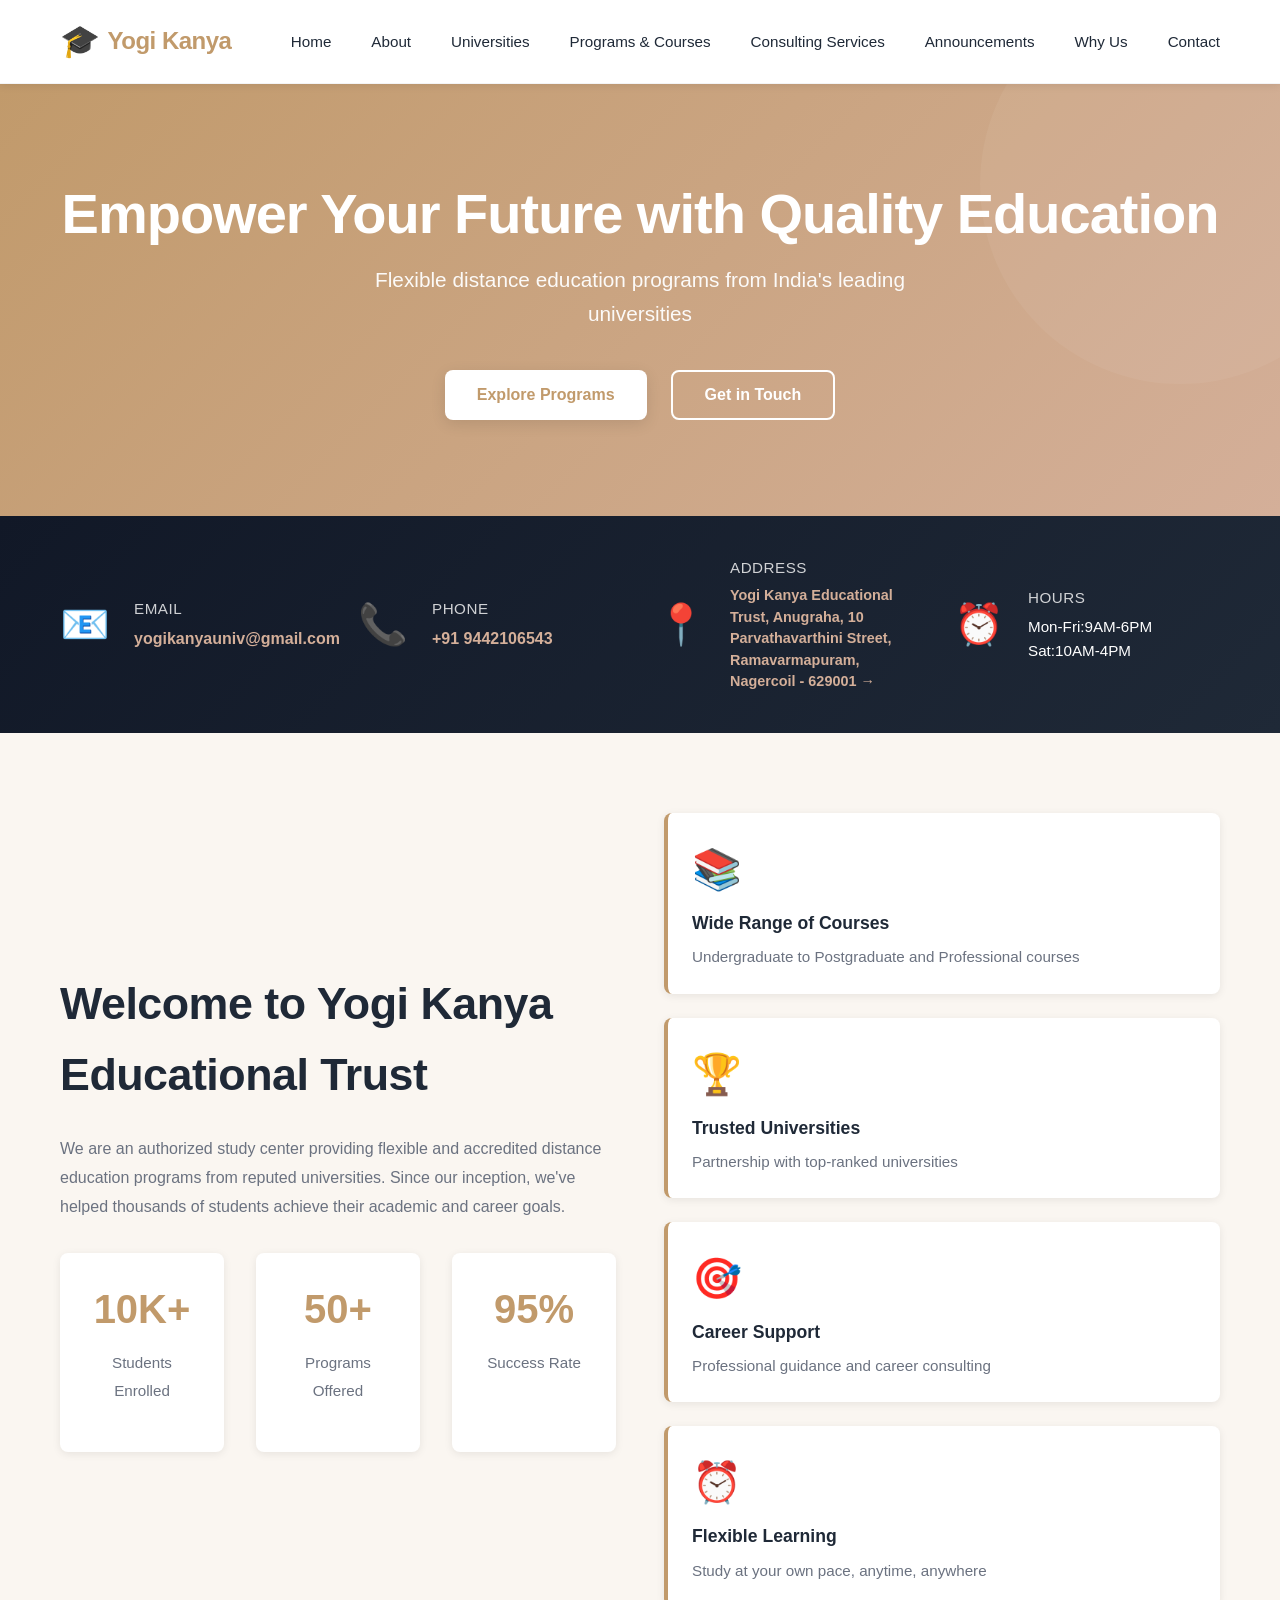
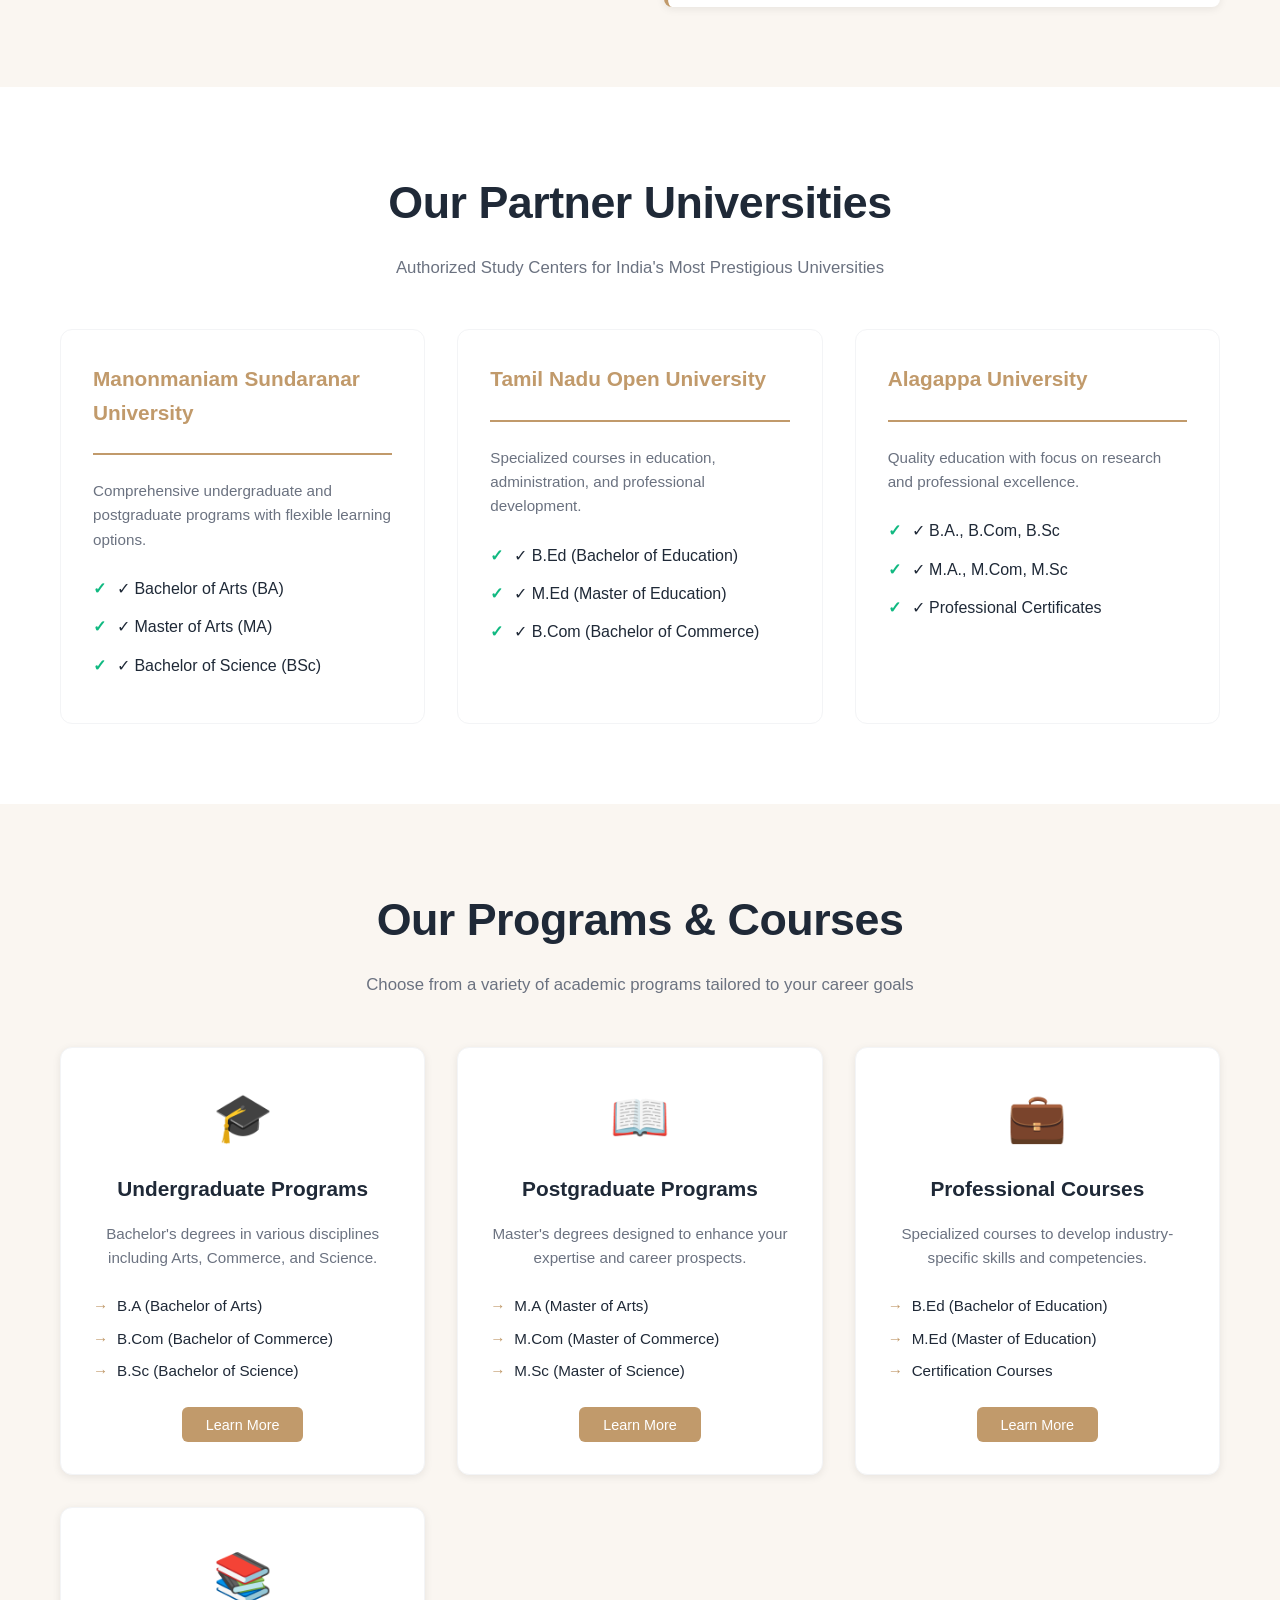
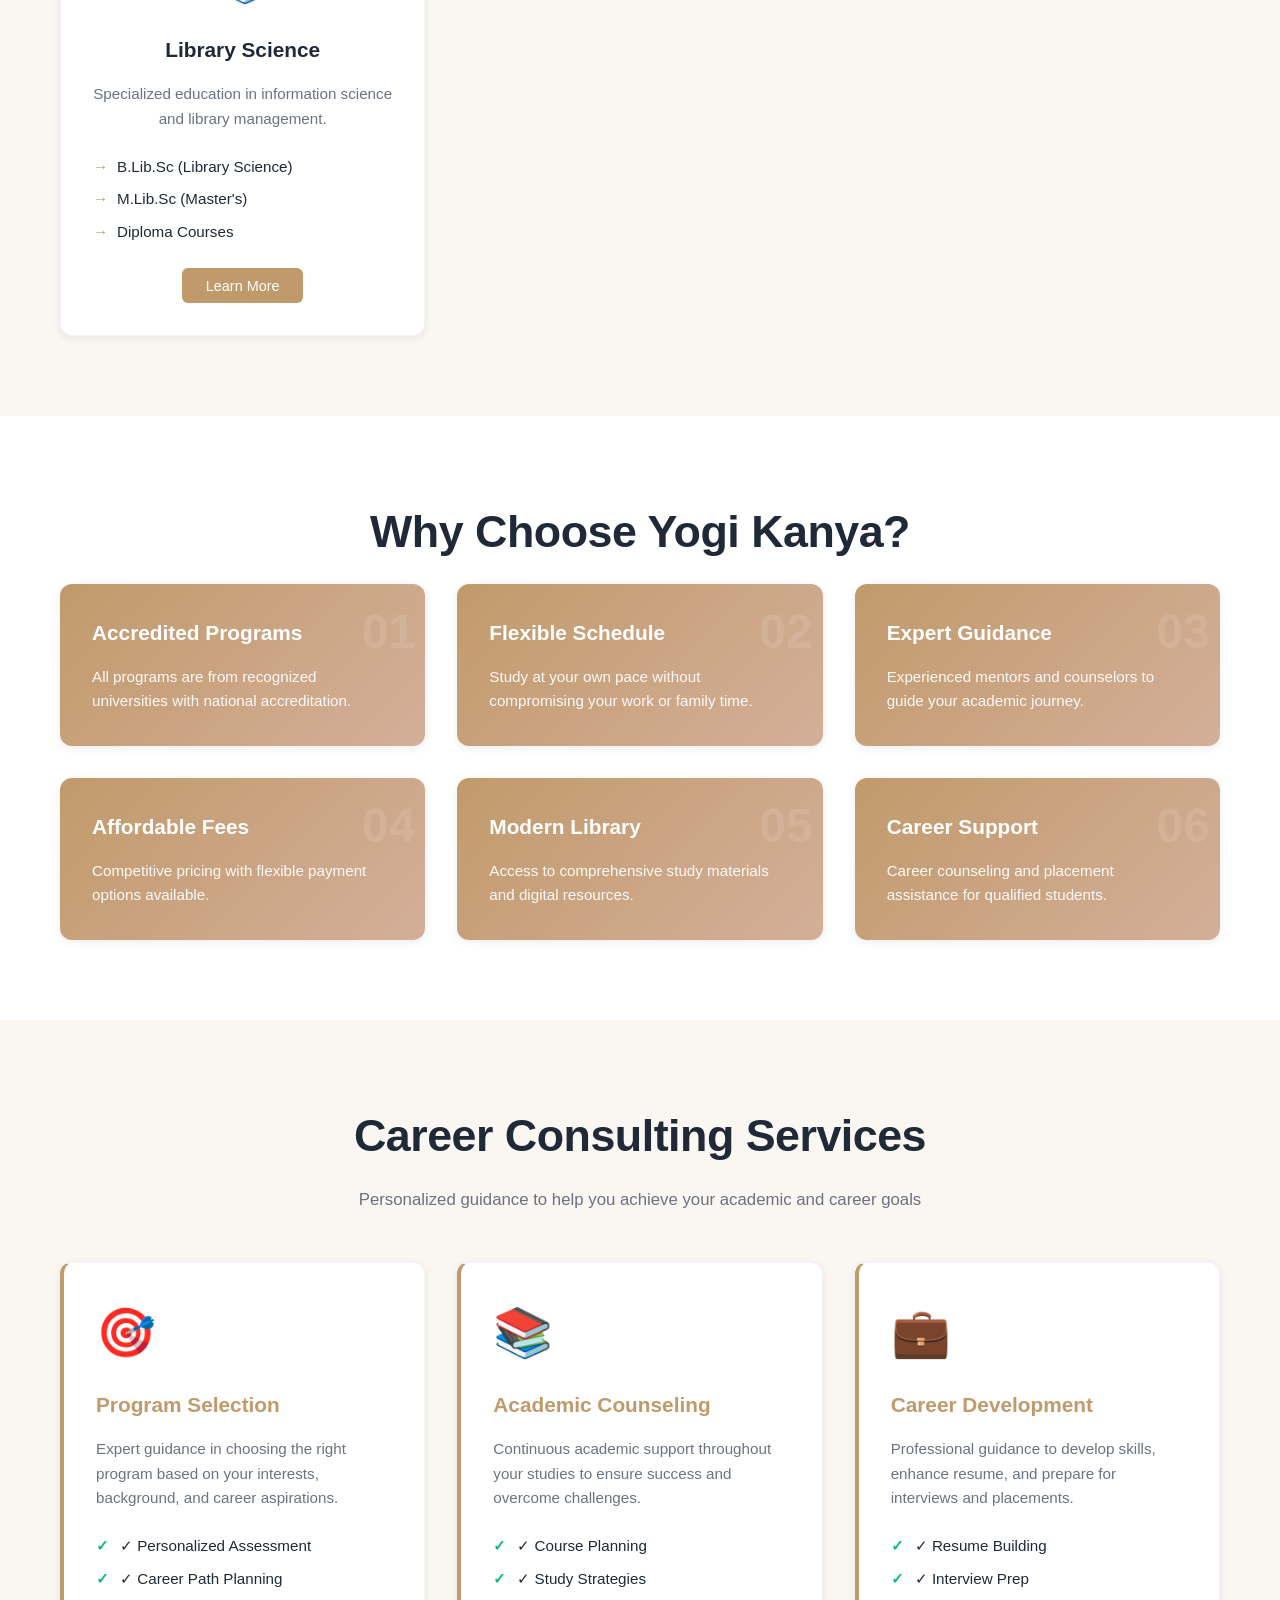
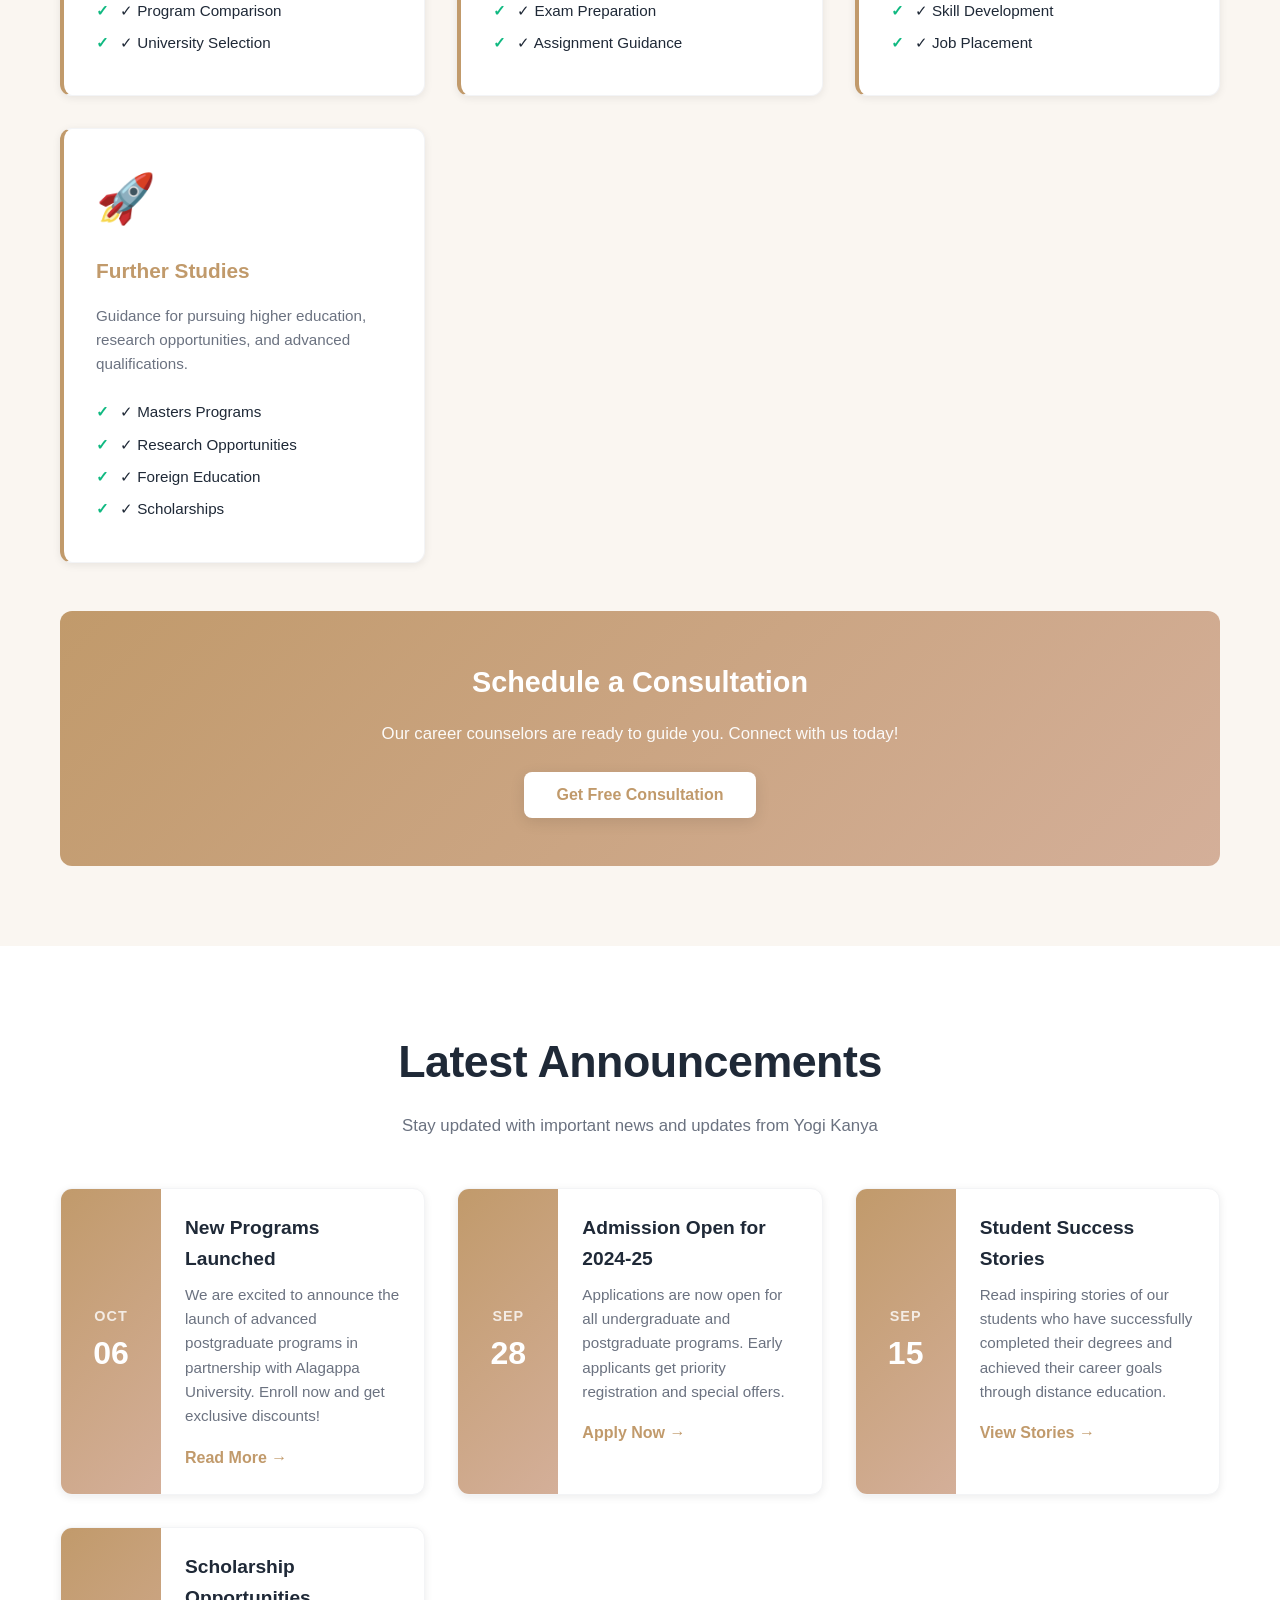
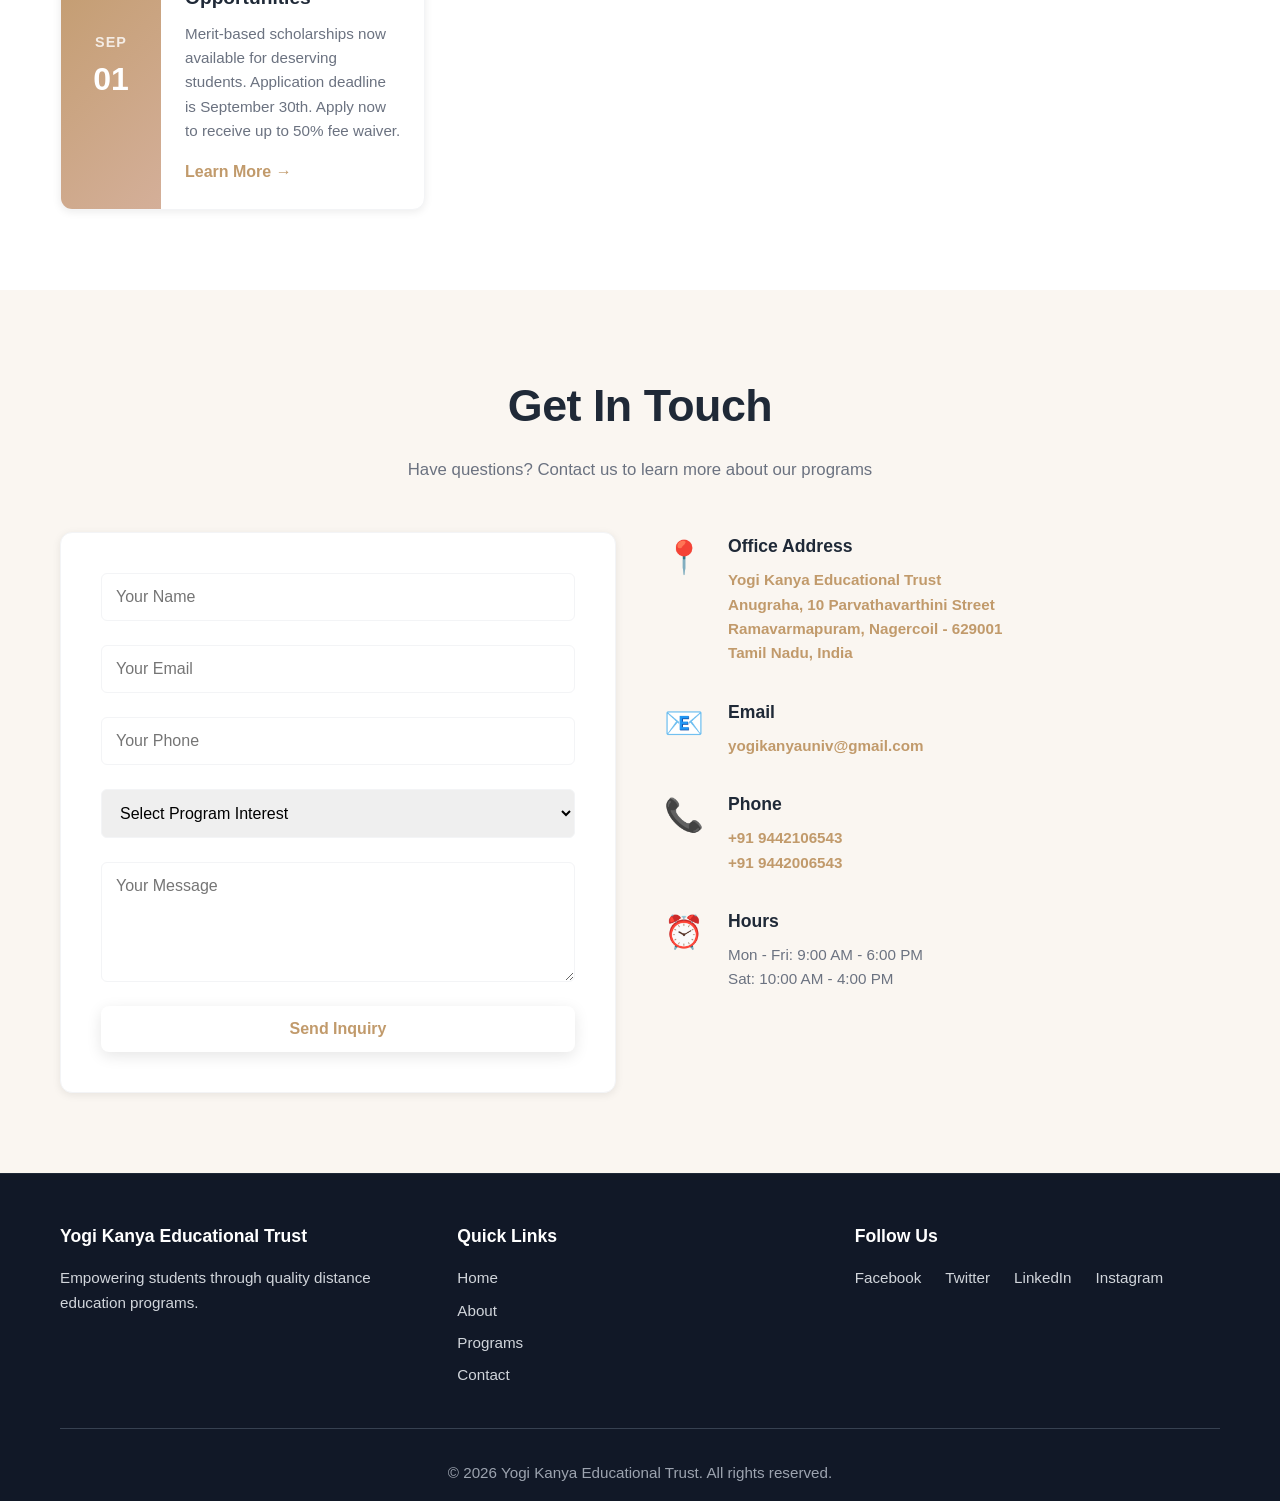
<file: index.html>
<!DOCTYPE html>
<html lang="en">
<head>
    <meta charset="UTF-8">
    <meta name="viewport" content="width=device-width, initial-scale=1.0">
    <title>Yogi Kanya Educational Trust - Distance Education Programs</title>
    <link rel="stylesheet" href="style.css">
</head>
<body>
    <!-- Navbar -->
    <nav class="navbar">
        <div class="container">
            <div class="logo">
                <span class="logo-icon">🎓</span>
                <span>Yogi Kanya</span>
            </div>
            <ul class="nav-links">
                <li><a href="#home">Home</a></li>
                <li><a href="#about">About</a></li>
                <li><a href="#universities">Universities</a></li>
                <li><a href="#programs">Programs & Courses</a></li>
                <li><a href="#consulting">Consulting Services</a></li>
                <li><a href="#announcements">Announcements</a></li>
                <li><a href="#why-choose">Why Us</a></li>
                <li><a href="#contact">Contact</a></li>
            </ul>
            <div class="hamburger">
                <span></span>
                <span></span>
                <span></span>
            </div>
        </div>
    </nav>

    <!-- Hero Section -->
    <section id="home" class="hero">
        <div class="hero-content">
            <div class="container">
                <h1>Empower Your Future with Quality Education</h1>
                <p>Flexible distance education programs from India's leading universities</p>
                <div class="hero-buttons">
                    <button class="btn btn-primary" onclick="scrollToSection('programs')">Explore Programs</button>
                    <button class="btn btn-secondary" onclick="scrollToSection('contact')">Get in Touch</button>
                </div>
            </div>
        </div>
    </section>

    <!-- Quick Contact Info Bar -->
    <section class="contact-info-bar">
        <div class="container">
            <div class="contact-info-grid">
                <div class="contact-info-item">
                    <div class="contact-icon">📧</div>
                    <div class="contact-details">
                        <span class="contact-label">Email</span>
                        <a href="mailto:yogikanyauniv@gmail.com">yogikanyauniv@gmail.com</a>
                    </div>
                </div>
                <div class="contact-info-item">
                    <div class="contact-icon">📞</div>
                    <div class="contact-details">
                        <span class="contact-label">Phone</span>
                        <a href="tel:+919442106543">+91 9442106543</a>
                    </div>
                </div>
                <div class="contact-info-item">
                    <div class="contact-icon">📍</div>
                    <div class="contact-details">
                        <span class="contact-label">Address</span>
                        <a href="https://maps.app.goo.gl/jFuoRkGVuP6F5UFC7" target="_blank" style="color: var(--primary-light); text-decoration: none; font-size: 0.9rem; line-height: 1.5; display: inline-block;">Yogi Kanya Educational Trust, Anugraha, 10 Parvathavarthini Street, Ramavarmapuram, Nagercoil - 629001 →</a>
                    </div>
                </div>
                <div class="contact-info-item">
                    <div class="contact-icon">⏰</div>
                    <div class="contact-details">
                        <span class="contact-label">Hours</span>
                        <span>Mon-Fri:9AM-6PM Sat:10AM-4PM</span>
                    </div>
                </div>
            </div>
        </div>
    </section>

    <!-- About Section -->
    <section id="about" class="about">
        <div class="container">
            <div class="about-grid">
                <div class="about-content">
                    <h2>Welcome to Yogi Kanya Educational Trust</h2>
                    <p>We are an authorized study center providing flexible and accredited distance education programs from reputed universities. Since our inception, we've helped thousands of students achieve their academic and career goals.</p>
                    <div class="stats">
                        <div class="stat">
                            <h3>10K+</h3>
                            <p>Students Enrolled</p>
                        </div>
                        <div class="stat">
                            <h3>50+</h3>
                            <p>Programs Offered</p>
                        </div>
                        <div class="stat">
                            <h3>95%</h3>
                            <p>Success Rate</p>
                        </div>
                    </div>
                </div>
                <div class="about-features">
                    <div class="feature-item">
                        <div class="feature-icon">📚</div>
                        <h3>Wide Range of Courses</h3>
                        <p>Undergraduate to Postgraduate and Professional courses</p>
                    </div>
                    <div class="feature-item">
                        <div class="feature-icon">🏆</div>
                        <h3>Trusted Universities</h3>
                        <p>Partnership with top-ranked universities</p>
                    </div>
                    <div class="feature-item">
                        <div class="feature-icon">🎯</div>
                        <h3>Career Support</h3>
                        <p>Professional guidance and career consulting</p>
                    </div>
                    <div class="feature-item">
                        <div class="feature-icon">⏰</div>
                        <h3>Flexible Learning</h3>
                        <p>Study at your own pace, anytime, anywhere</p>
                    </div>
                </div>
            </div>
        </div>
    </section>

    <!-- Universities Section -->
    <section id="universities" class="universities">
        <div class="container">
            <h2>Our Partner Universities</h2>
            <p class="section-subtitle">Authorized Study Centers for India's Most Prestigious Universities</p>
            <div class="universities-grid">
                <div class="university-card">
                    <div class="university-header">
                        <h3>Manonmaniam Sundaranar University</h3>
                    </div>
                    <p>Comprehensive undergraduate and postgraduate programs with flexible learning options.</p>
                    <ul class="program-list">
                        <li>✓ Bachelor of Arts (BA)</li>
                        <li>✓ Master of Arts (MA)</li>
                        <li>✓ Bachelor of Science (BSc)</li>
                    </ul>
                </div>
                <div class="university-card">
                    <div class="university-header">
                        <h3>Tamil Nadu Open University</h3>
                    </div>
                    <p>Specialized courses in education, administration, and professional development.</p>
                    <ul class="program-list">
                        <li>✓ B.Ed (Bachelor of Education)</li>
                        <li>✓ M.Ed (Master of Education)</li>
                        <li>✓ B.Com (Bachelor of Commerce)</li>
                    </ul>
                </div>
                <div class="university-card">
                    <div class="university-header">
                        <h3>Alagappa University</h3>
                    </div>
                    <p>Quality education with focus on research and professional excellence.</p>
                    <ul class="program-list">
                        <li>✓ B.A., B.Com, B.Sc</li>
                        <li>✓ M.A., M.Com, M.Sc</li>
                        <li>✓ Professional Certificates</li>
                    </ul>
                </div>
            </div>
        </div>
    </section>

    <!-- Programs Section -->
    <section id="programs" class="programs">
        <div class="container">
            <h2>Our Programs & Courses</h2>
            <p class="section-subtitle">Choose from a variety of academic programs tailored to your career goals</p>
            <div class="programs-grid">
                <div class="program-card">
                    <div class="program-icon">🎓</div>
                    <h3>Undergraduate Programs</h3>
                    <p>Bachelor's degrees in various disciplines including Arts, Commerce, and Science.</p>
                    <ul>
                        <li>B.A (Bachelor of Arts)</li>
                        <li>B.Com (Bachelor of Commerce)</li>
                        <li>B.Sc (Bachelor of Science)</li>
                    </ul>
                    <button class="btn-small" onclick="scrollToSection('contact')">Learn More</button>
                </div>
                <div class="program-card">
                    <div class="program-icon">📖</div>
                    <h3>Postgraduate Programs</h3>
                    <p>Master's degrees designed to enhance your expertise and career prospects.</p>
                    <ul>
                        <li>M.A (Master of Arts)</li>
                        <li>M.Com (Master of Commerce)</li>
                        <li>M.Sc (Master of Science)</li>
                    </ul>
                    <button class="btn-small" onclick="scrollToSection('contact')">Learn More</button>
                </div>
                <div class="program-card">
                    <div class="program-icon">💼</div>
                    <h3>Professional Courses</h3>
                    <p>Specialized courses to develop industry-specific skills and competencies.</p>
                    <ul>
                        <li>B.Ed (Bachelor of Education)</li>
                        <li>M.Ed (Master of Education)</li>
                        <li>Certification Courses</li>
                    </ul>
                    <button class="btn-small" onclick="scrollToSection('contact')">Learn More</button>
                </div>
                <div class="program-card">
                    <div class="program-icon">📚</div>
                    <h3>Library Science</h3>
                    <p>Specialized education in information science and library management.</p>
                    <ul>
                        <li>B.Lib.Sc (Library Science)</li>
                        <li>M.Lib.Sc (Master's)</li>
                        <li>Diploma Courses</li>
                    </ul>
                    <button class="btn-small" onclick="scrollToSection('contact')">Learn More</button>
                </div>
            </div>
        </div>
    </section>

    <!-- Why Choose Us Section -->
    <section id="why-choose" class="why-choose">
        <div class="container">
            <h2>Why Choose Yogi Kanya?</h2>
            <div class="reasons-grid">
                <div class="reason-card">
                    <div class="reason-number">01</div>
                    <h3>Accredited Programs</h3>
                    <p>All programs are from recognized universities with national accreditation.</p>
                </div>
                <div class="reason-card">
                    <div class="reason-number">02</div>
                    <h3>Flexible Schedule</h3>
                    <p>Study at your own pace without compromising your work or family time.</p>
                </div>
                <div class="reason-card">
                    <div class="reason-number">03</div>
                    <h3>Expert Guidance</h3>
                    <p>Experienced mentors and counselors to guide your academic journey.</p>
                </div>
                <div class="reason-card">
                    <div class="reason-number">04</div>
                    <h3>Affordable Fees</h3>
                    <p>Competitive pricing with flexible payment options available.</p>
                </div>
                <div class="reason-card">
                    <div class="reason-number">05</div>
                    <h3>Modern Library</h3>
                    <p>Access to comprehensive study materials and digital resources.</p>
                </div>
                <div class="reason-card">
                    <div class="reason-number">06</div>
                    <h3>Career Support</h3>
                    <p>Career counseling and placement assistance for qualified students.</p>
                </div>
            </div>
        </div>
    </section>

    <!-- Consulting Services Section -->
    <section id="consulting" class="consulting">
        <div class="container">
            <h2>Career Consulting Services</h2>
            <p class="section-subtitle">Personalized guidance to help you achieve your academic and career goals</p>
            <div class="consulting-grid">
                <div class="consulting-card">
                    <div class="consulting-icon">🎯</div>
                    <h3>Program Selection</h3>
                    <p>Expert guidance in choosing the right program based on your interests, background, and career aspirations.</p>
                    <ul>
                        <li>✓ Personalized Assessment</li>
                        <li>✓ Career Path Planning</li>
                        <li>✓ Program Comparison</li>
                        <li>✓ University Selection</li>
                    </ul>
                </div>
                <div class="consulting-card">
                    <div class="consulting-icon">📚</div>
                    <h3>Academic Counseling</h3>
                    <p>Continuous academic support throughout your studies to ensure success and overcome challenges.</p>
                    <ul>
                        <li>✓ Course Planning</li>
                        <li>✓ Study Strategies</li>
                        <li>✓ Exam Preparation</li>
                        <li>✓ Assignment Guidance</li>
                    </ul>
                </div>
                <div class="consulting-card">
                    <div class="consulting-icon">💼</div>
                    <h3>Career Development</h3>
                    <p>Professional guidance to develop skills, enhance resume, and prepare for interviews and placements.</p>
                    <ul>
                        <li>✓ Resume Building</li>
                        <li>✓ Interview Prep</li>
                        <li>✓ Skill Development</li>
                        <li>✓ Job Placement</li>
                    </ul>
                </div>
                <div class="consulting-card">
                    <div class="consulting-icon">🚀</div>
                    <h3>Further Studies</h3>
                    <p>Guidance for pursuing higher education, research opportunities, and advanced qualifications.</p>
                    <ul>
                        <li>✓ Masters Programs</li>
                        <li>✓ Research Opportunities</li>
                        <li>✓ Foreign Education</li>
                        <li>✓ Scholarships</li>
                    </ul>
                </div>
            </div>
            <div class="consulting-cta">
                <h3>Schedule a Consultation</h3>
                <p>Our career counselors are ready to guide you. Connect with us today!</p>
                <button class="btn btn-primary" onclick="scrollToSection('contact')">Get Free Consultation</button>
            </div>
        </div>
    </section>

    <!-- Announcements Section -->
    <section id="announcements" class="announcements">
        <div class="container">
            <h2>Latest Announcements</h2>
            <p class="section-subtitle">Stay updated with important news and updates from Yogi Kanya</p>
            <div class="announcements-grid">
                <div class="announcement-card">
                    <div class="announcement-date">
                        <span class="month">OCT</span>
                        <span class="day">06</span>
                    </div>
                    <div class="announcement-content">
                        <h3>New Programs Launched</h3>
                        <p>We are excited to announce the launch of advanced postgraduate programs in partnership with Alagappa University. Enroll now and get exclusive discounts!</p>
                        <a href="#" class="announcement-link">Read More →</a>
                    </div>
                </div>

                <div class="announcement-card">
                    <div class="announcement-date">
                        <span class="month">SEP</span>
                        <span class="day">28</span>
                    </div>
                    <div class="announcement-content">
                        <h3>Admission Open for 2024-25</h3>
                        <p>Applications are now open for all undergraduate and postgraduate programs. Early applicants get priority registration and special offers.</p>
                        <a href="#" class="announcement-link">Apply Now →</a>
                    </div>
                </div>

                <div class="announcement-card">
                    <div class="announcement-date">
                        <span class="month">SEP</span>
                        <span class="day">15</span>
                    </div>
                    <div class="announcement-content">
                        <h3>Student Success Stories</h3>
                        <p>Read inspiring stories of our students who have successfully completed their degrees and achieved their career goals through distance education.</p>
                        <a href="#" class="announcement-link">View Stories →</a>
                    </div>
                </div>

                <div class="announcement-card">
                    <div class="announcement-date">
                        <span class="month">SEP</span>
                        <span class="day">01</span>
                    </div>
                    <div class="announcement-content">
                        <h3>Scholarship Opportunities</h3>
                        <p>Merit-based scholarships now available for deserving students. Application deadline is September 30th. Apply now to receive up to 50% fee waiver.</p>
                        <a href="#" class="announcement-link">Learn More →</a>
                    </div>
                </div>
            </div>
        </div>
    </section>

    <!-- Contact Section -->
    <section id="contact" class="contact">
        <div class="container">
            <h2>Get In Touch</h2>
            <p class="section-subtitle">Have questions? Contact us to learn more about our programs</p>
            <div class="contact-grid">
                <div class="contact-form">
                    <form onsubmit="handleSubmit(event)">
                        <input type="text" placeholder="Your Name" required>
                        <input type="email" placeholder="Your Email" required>
                        <input type="tel" placeholder="Your Phone" required>
                        <select required>
                            <option value="">Select Program Interest</option>
                            <option>Undergraduate</option>
                            <option>Postgraduate</option>
                            <option>Professional Courses</option>
                            <option>Library Science</option>
                        </select>
                        <textarea placeholder="Your Message" rows="5" required></textarea>
                        <button type="submit" class="btn btn-primary">Send Inquiry</button>
                    </form>
                </div>
                <div class="contact-info">
                    <div class="info-item">
                        <div class="info-icon">📍</div>
                        <div>
                            <h3>Office Address</h3>
                            <p style="font-size: 0.95rem; line-height: 1.6;">
                                <a href="https://maps.app.goo.gl/jFuoRkGVuP6F5UFC7" target="_blank" style="color: var(--primary); text-decoration: none;">
                                    Yogi Kanya Educational Trust<br>
                                    Anugraha, 10 Parvathavarthini Street<br>
                                    Ramavarmapuram, Nagercoil - 629001<br>
                                    Tamil Nadu, India
                                </a>
                            </p>
                        </div>
                    </div>
                    <div class="info-item">
                        <div class="info-icon">📧</div>
                        <div>
                            <h3>Email</h3>
                            <p><a href="mailto:yogikanyauniv@gmail.com">yogikanyauniv@gmail.com</a></p>
                        </div>
                    </div>
                    <div class="info-item">
                        <div class="info-icon">📞</div>
                        <div>
                            <h3>Phone</h3>
                            <p><a href="tel:+919442106543">+91 9442106543</a></p>
                            <p><a href="tel:+919442006543">+91 9442006543</a></p>
                        </div>
                    </div>
                    <div class="info-item">
                        <div class="info-icon">⏰</div>
                        <div>
                            <h3>Hours</h3>
                            <p>Mon - Fri: 9:00 AM - 6:00 PM</p>
                            <p>Sat: 10:00 AM - 4:00 PM</p>
                        </div>
                    </div>
                </div>
            </div>
        </div>
    </section>

    <!-- Footer -->
    <footer>
        <div class="container">
            <div class="footer-content">
                <div class="footer-section">
                    <h3>Yogi Kanya Educational Trust</h3>
                    <p>Empowering students through quality distance education programs.</p>
                </div>
                <div class="footer-section">
                    <h3>Quick Links</h3>
                    <ul>
                        <li><a href="#home">Home</a></li>
                        <li><a href="#about">About</a></li>
                        <li><a href="#programs">Programs</a></li>
                        <li><a href="#contact">Contact</a></li>
                    </ul>
                </div>
                <div class="footer-section">
                    <h3>Follow Us</h3>
                    <div class="social-links">
                        <a href="#">Facebook</a>
                        <a href="#">Twitter</a>
                        <a href="#">LinkedIn</a>
                        <a href="#">Instagram</a>
                    </div>
                </div>
            </div>
            <div class="footer-bottom">
                <p>&copy; 2026 Yogi Kanya Educational Trust. All rights reserved.</p>
            </div>
        </div>
    </footer>

    <script src="script.js"></script>
</body>
</html>
</file>
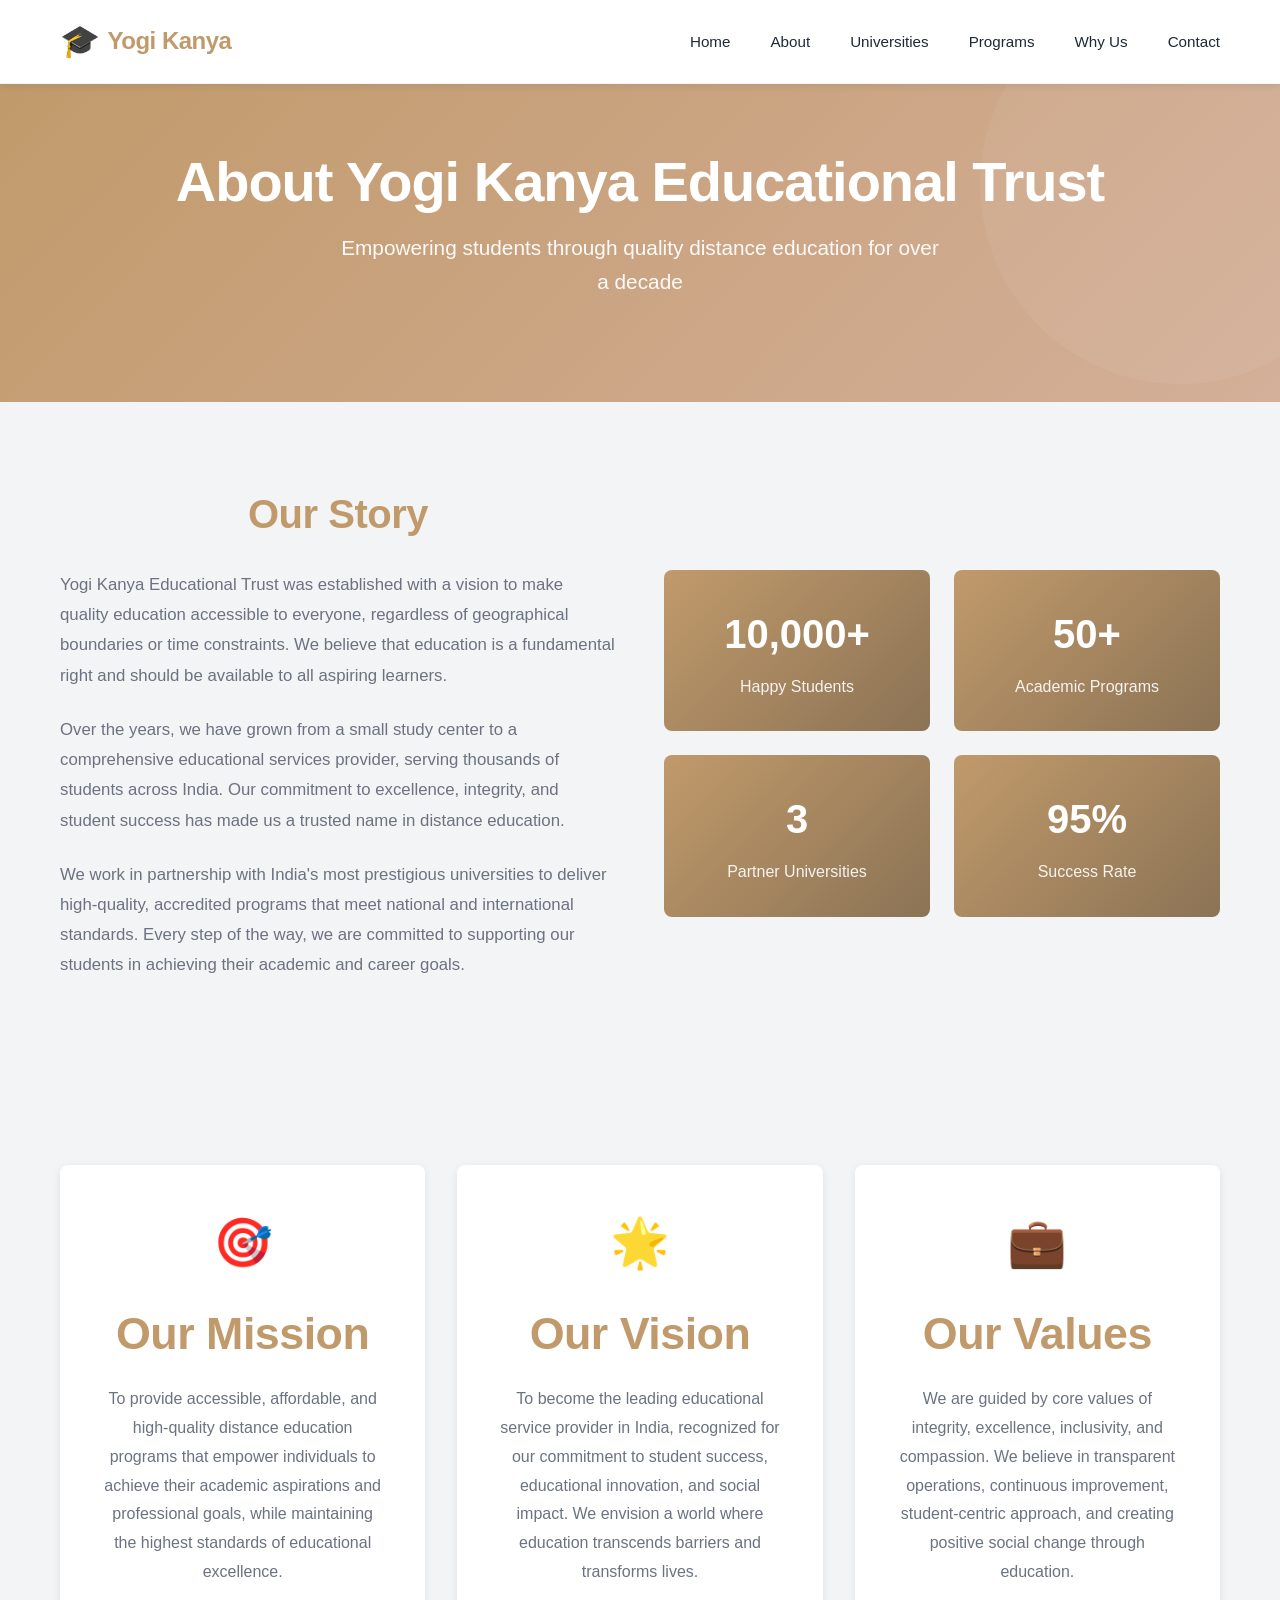
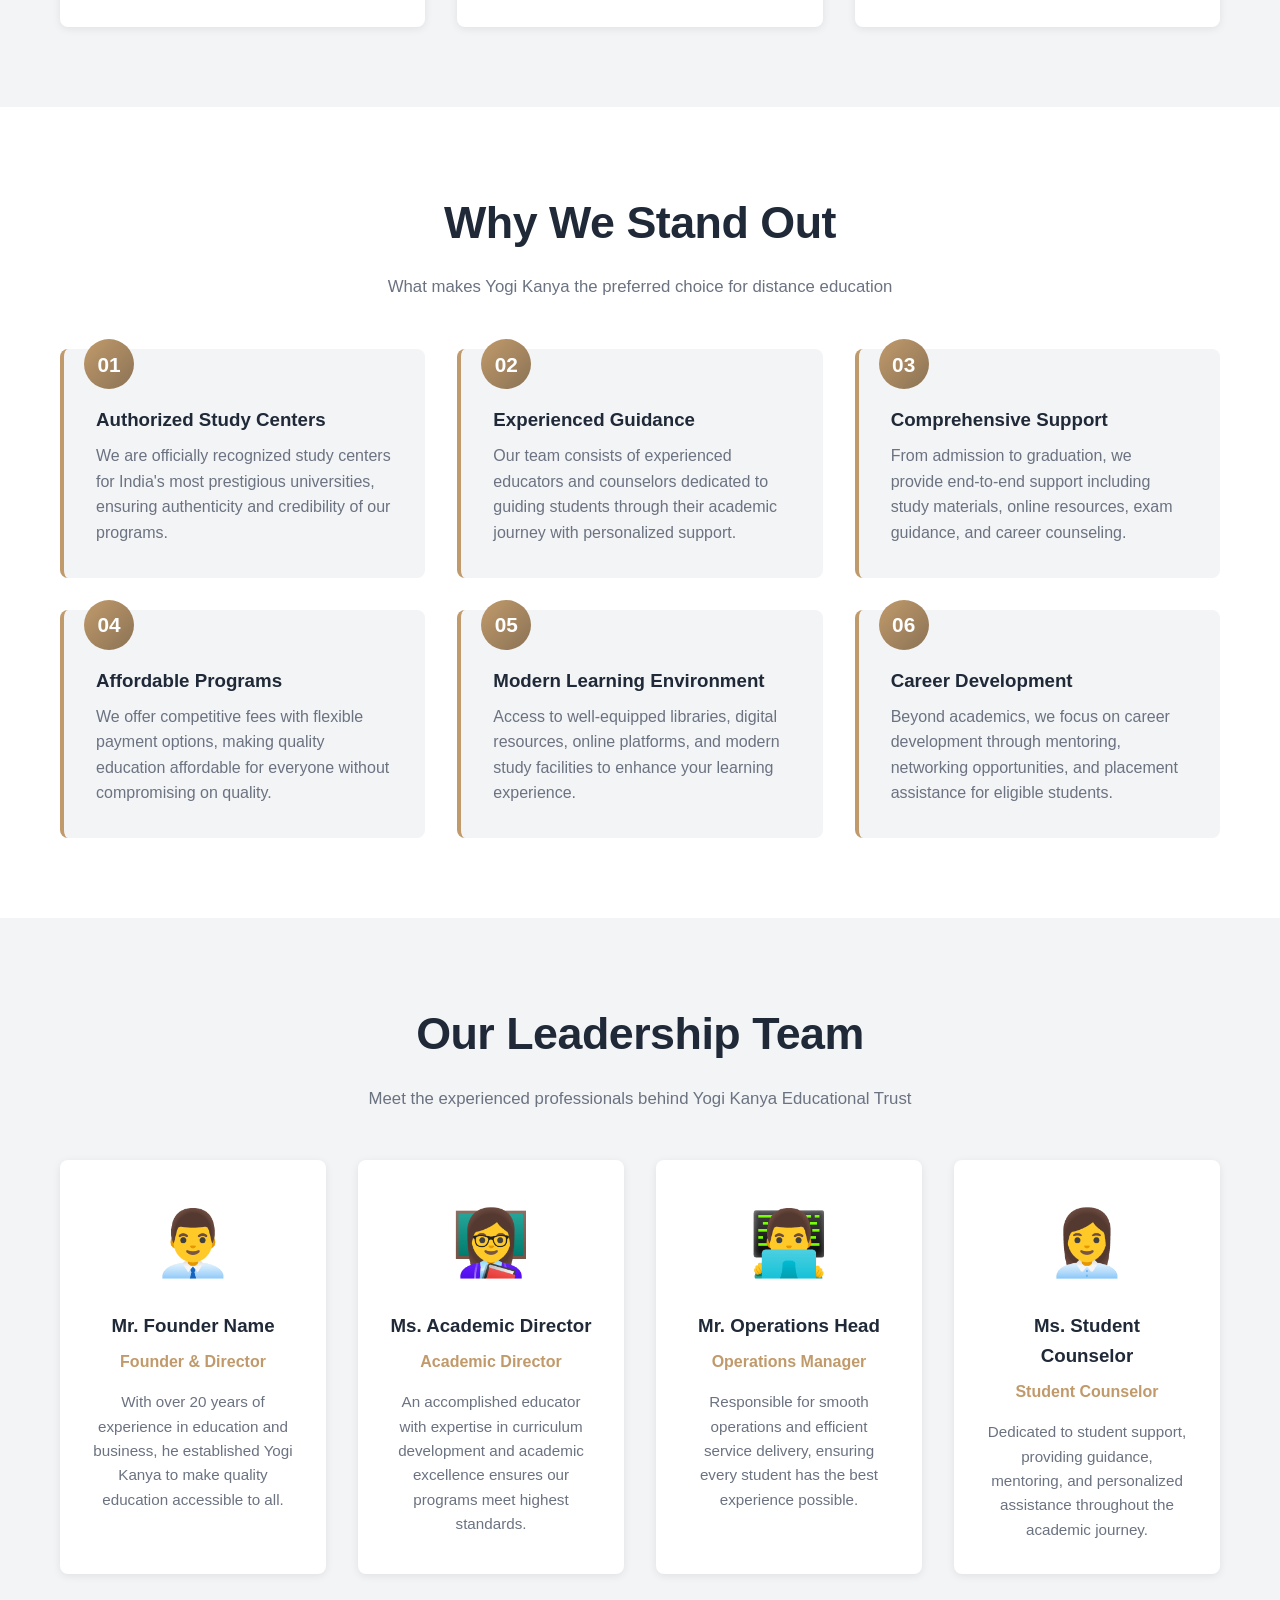
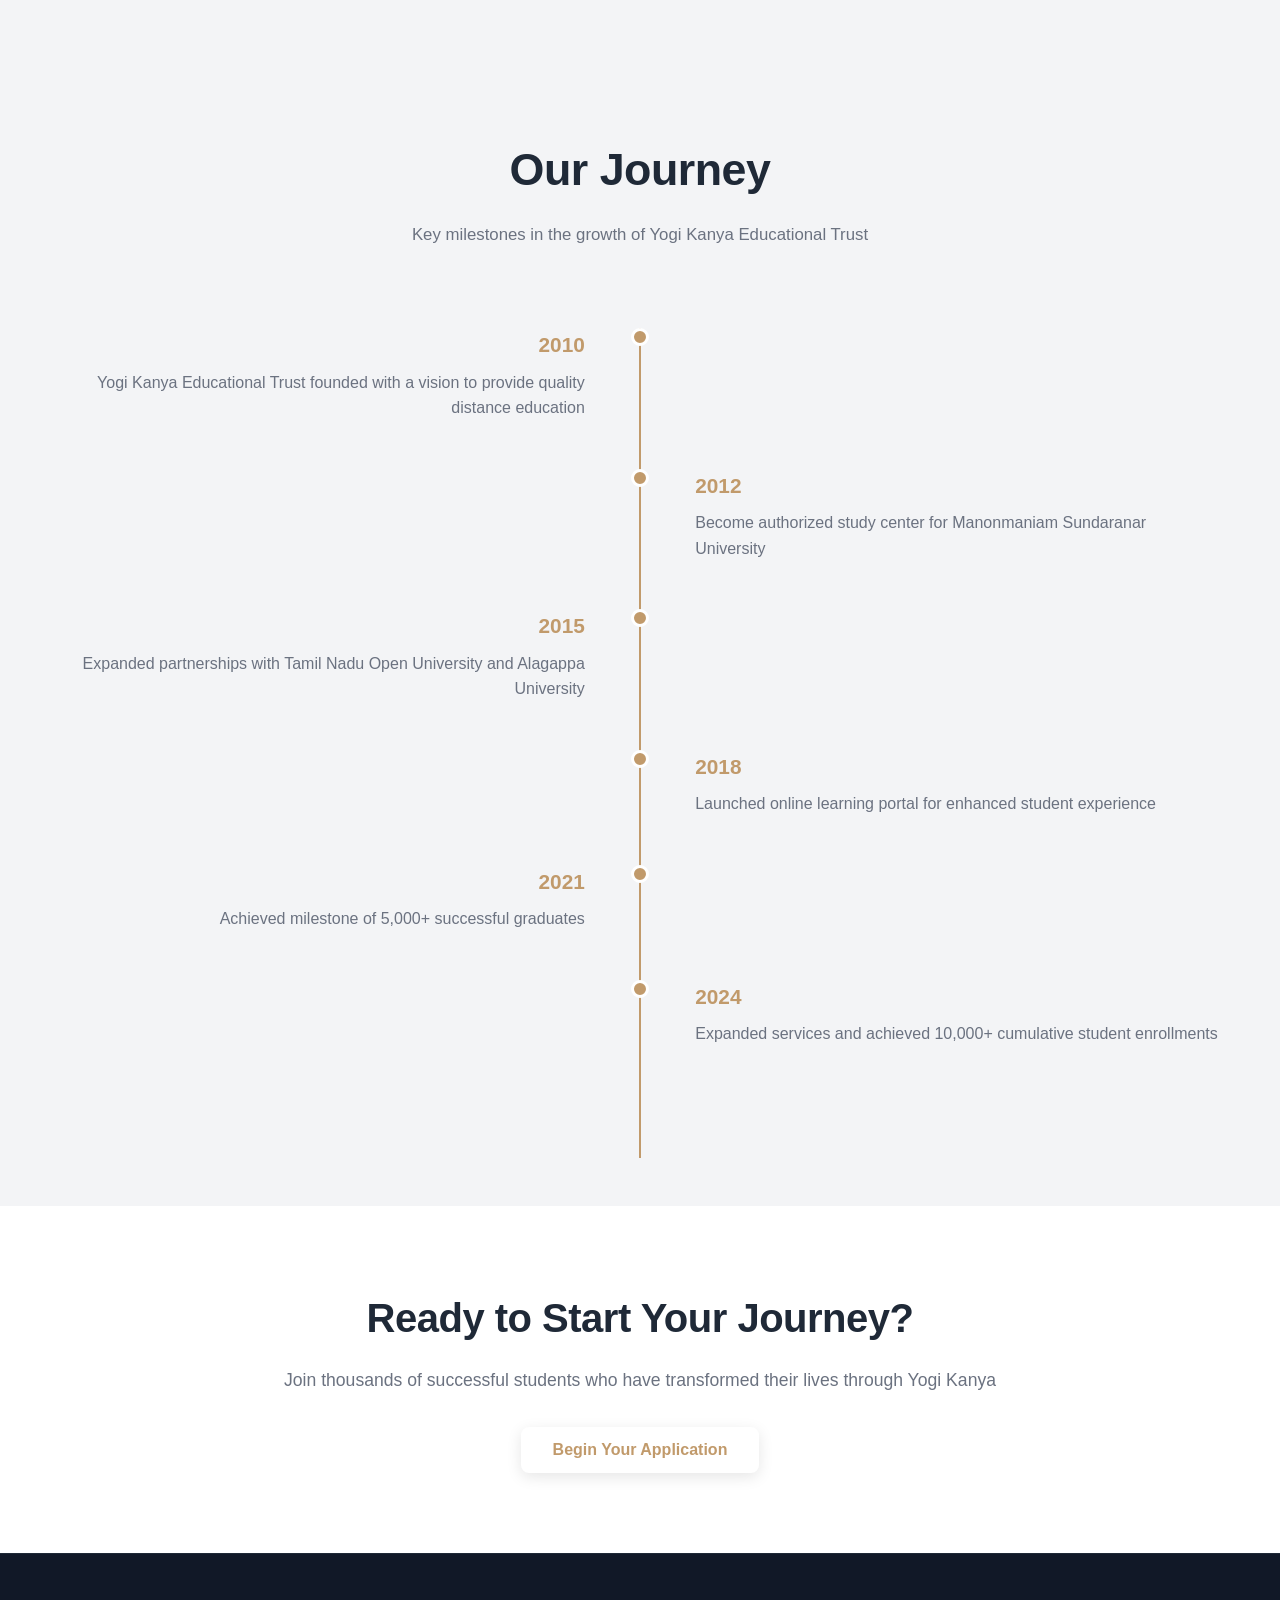
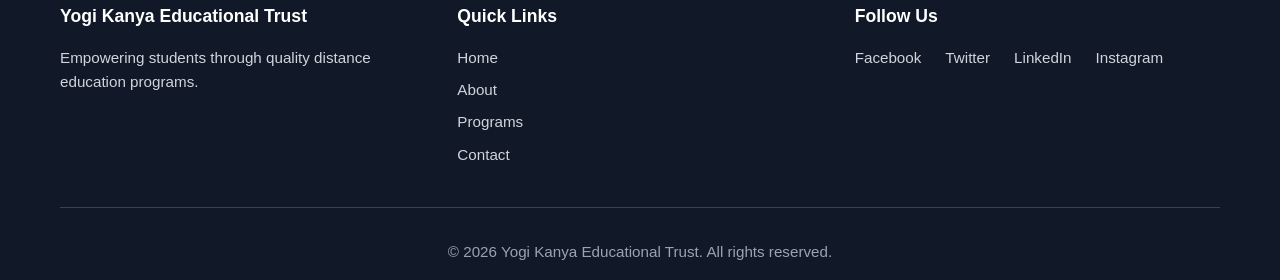
<file: about.html>
<!DOCTYPE html>
<html lang="en">
<head>
    <meta charset="UTF-8">
    <meta name="viewport" content="width=device-width, initial-scale=1.0">
    <title>About Us - Yogi Kanya Educational Trust</title>
    <link rel="stylesheet" href="style.css">
</head>
<body>
    <!-- Navbar -->
    <nav class="navbar">
        <div class="container">
            <div class="logo">
                <span class="logo-icon">🎓</span>
                <span>Yogi Kanya</span>
            </div>
            <ul class="nav-links">
                <li><a href="index.html">Home</a></li>
                <li><a href="about.html">About</a></li>
                <li><a href="universities.html">Universities</a></li>
                <li><a href="programs.html">Programs</a></li>
                <li><a href="index.html#why-choose">Why Us</a></li>
                <li><a href="contact.html">Contact</a></li>
            </ul>
            <div class="hamburger">
                <span></span>
                <span></span>
                <span></span>
            </div>
        </div>
    </nav>

    <!-- Hero Section -->
    <section class="hero" style="padding: 4rem 0;">
        <div class="hero-content">
            <div class="container">
                <h1>About Yogi Kanya Educational Trust</h1>
                <p>Empowering students through quality distance education for over a decade</p>
            </div>
        </div>
    </section>

    <!-- Our Story Section -->
    <section class="about-section">
        <div class="container">
            <div class="about-content-grid">
                <div class="about-text">
                    <h2>Our Story</h2>
                    <p>Yogi Kanya Educational Trust was established with a vision to make quality education accessible to everyone, regardless of geographical boundaries or time constraints. We believe that education is a fundamental right and should be available to all aspiring learners.</p>
                    <p>Over the years, we have grown from a small study center to a comprehensive educational services provider, serving thousands of students across India. Our commitment to excellence, integrity, and student success has made us a trusted name in distance education.</p>
                    <p>We work in partnership with India's most prestigious universities to deliver high-quality, accredited programs that meet national and international standards. Every step of the way, we are committed to supporting our students in achieving their academic and career goals.</p>
                </div>
                <div class="about-stats">
                    <div class="stat-box">
                        <h3>10,000+</h3>
                        <p>Happy Students</p>
                    </div>
                    <div class="stat-box">
                        <h3>50+</h3>
                        <p>Academic Programs</p>
                    </div>
                    <div class="stat-box">
                        <h3>3</h3>
                        <p>Partner Universities</p>
                    </div>
                    <div class="stat-box">
                        <h3>95%</h3>
                        <p>Success Rate</p>
                    </div>
                </div>
            </div>
        </div>
    </section>

    <!-- Mission & Vision -->
    <section class="mission-vision" style="background-color: var(--light);">
        <div class="container">
            <div class="mission-vision-grid">
                <div class="mv-card">
                    <div class="mv-icon">🎯</div>
                    <h2>Our Mission</h2>
                    <p>To provide accessible, affordable, and high-quality distance education programs that empower individuals to achieve their academic aspirations and professional goals, while maintaining the highest standards of educational excellence.</p>
                </div>
                <div class="mv-card">
                    <div class="mv-icon">🌟</div>
                    <h2>Our Vision</h2>
                    <p>To become the leading educational service provider in India, recognized for our commitment to student success, educational innovation, and social impact. We envision a world where education transcends barriers and transforms lives.</p>
                </div>
                <div class="mv-card">
                    <div class="mv-icon">💼</div>
                    <h2>Our Values</h2>
                    <p>We are guided by core values of integrity, excellence, inclusivity, and compassion. We believe in transparent operations, continuous improvement, student-centric approach, and creating positive social change through education.</p>
                </div>
            </div>
        </div>
    </section>

    <!-- Why We Are Different -->
    <section class="different-section">
        <div class="container">
            <h2>Why We Stand Out</h2>
            <p class="section-subtitle">What makes Yogi Kanya the preferred choice for distance education</p>

            <div class="features-grid">
                <div class="feature-box">
                    <div class="feature-number">01</div>
                    <h3>Authorized Study Centers</h3>
                    <p>We are officially recognized study centers for India's most prestigious universities, ensuring authenticity and credibility of our programs.</p>
                </div>

                <div class="feature-box">
                    <div class="feature-number">02</div>
                    <h3>Experienced Guidance</h3>
                    <p>Our team consists of experienced educators and counselors dedicated to guiding students through their academic journey with personalized support.</p>
                </div>

                <div class="feature-box">
                    <div class="feature-number">03</div>
                    <h3>Comprehensive Support</h3>
                    <p>From admission to graduation, we provide end-to-end support including study materials, online resources, exam guidance, and career counseling.</p>
                </div>

                <div class="feature-box">
                    <div class="feature-number">04</div>
                    <h3>Affordable Programs</h3>
                    <p>We offer competitive fees with flexible payment options, making quality education affordable for everyone without compromising on quality.</p>
                </div>

                <div class="feature-box">
                    <div class="feature-number">05</div>
                    <h3>Modern Learning Environment</h3>
                    <p>Access to well-equipped libraries, digital resources, online platforms, and modern study facilities to enhance your learning experience.</p>
                </div>

                <div class="feature-box">
                    <div class="feature-number">06</div>
                    <h3>Career Development</h3>
                    <p>Beyond academics, we focus on career development through mentoring, networking opportunities, and placement assistance for eligible students.</p>
                </div>
            </div>
        </div>
    </section>

    <!-- Our Team -->
    <section class="team-section" style="background-color: var(--light);">
        <div class="container">
            <h2>Our Leadership Team</h2>
            <p class="section-subtitle">Meet the experienced professionals behind Yogi Kanya Educational Trust</p>

            <div class="team-grid">
                <div class="team-member">
                    <div class="member-avatar">👨‍💼</div>
                    <h3>Mr. Founder Name</h3>
                    <p class="member-role">Founder & Director</p>
                    <p class="member-bio">With over 20 years of experience in education and business, he established Yogi Kanya to make quality education accessible to all.</p>
                </div>

                <div class="team-member">
                    <div class="member-avatar">👩‍🏫</div>
                    <h3>Ms. Academic Director</h3>
                    <p class="member-role">Academic Director</p>
                    <p class="member-bio">An accomplished educator with expertise in curriculum development and academic excellence ensures our programs meet highest standards.</p>
                </div>

                <div class="team-member">
                    <div class="member-avatar">👨‍💻</div>
                    <h3>Mr. Operations Head</h3>
                    <p class="member-role">Operations Manager</p>
                    <p class="member-bio">Responsible for smooth operations and efficient service delivery, ensuring every student has the best experience possible.</p>
                </div>

                <div class="team-member">
                    <div class="member-avatar">👩‍💼</div>
                    <h3>Ms. Student Counselor</h3>
                    <p class="member-role">Student Counselor</p>
                    <p class="member-bio">Dedicated to student support, providing guidance, mentoring, and personalized assistance throughout the academic journey.</p>
                </div>
            </div>
        </div>
    </section>

    <!-- Timeline -->
    <section class="timeline-section">
        <div class="container">
            <h2>Our Journey</h2>
            <p class="section-subtitle">Key milestones in the growth of Yogi Kanya Educational Trust</p>

            <div class="timeline">
                <div class="timeline-item">
                    <div class="timeline-content">
                        <h3>2010</h3>
                        <p>Yogi Kanya Educational Trust founded with a vision to provide quality distance education</p>
                    </div>
                </div>

                <div class="timeline-item">
                    <div class="timeline-content">
                        <h3>2012</h3>
                        <p>Become authorized study center for Manonmaniam Sundaranar University</p>
                    </div>
                </div>

                <div class="timeline-item">
                    <div class="timeline-content">
                        <h3>2015</h3>
                        <p>Expanded partnerships with Tamil Nadu Open University and Alagappa University</p>
                    </div>
                </div>

                <div class="timeline-item">
                    <div class="timeline-content">
                        <h3>2018</h3>
                        <p>Launched online learning portal for enhanced student experience</p>
                    </div>
                </div>

                <div class="timeline-item">
                    <div class="timeline-content">
                        <h3>2021</h3>
                        <p>Achieved milestone of 5,000+ successful graduates</p>
                    </div>
                </div>

                <div class="timeline-item">
                    <div class="timeline-content">
                        <h3>2024</h3>
                        <p>Expanded services and achieved 10,000+ cumulative student enrollments</p>
                    </div>
                </div>
            </div>
        </div>
    </section>

    <!-- CTA Section -->
    <section class="cta-final">
        <div class="container">
            <h2>Ready to Start Your Journey?</h2>
            <p>Join thousands of successful students who have transformed their lives through Yogi Kanya</p>
            <button class="btn btn-primary" onclick="window.location.href='contact.html'">Begin Your Application</button>
        </div>
    </section>

    <!-- Footer -->
    <footer>
        <div class="container">
            <div class="footer-content">
                <div class="footer-section">
                    <h3>Yogi Kanya Educational Trust</h3>
                    <p>Empowering students through quality distance education programs.</p>
                </div>
                <div class="footer-section">
                    <h3>Quick Links</h3>
                    <ul>
                        <li><a href="index.html">Home</a></li>
                        <li><a href="about.html">About</a></li>
                        <li><a href="programs.html">Programs</a></li>
                        <li><a href="contact.html">Contact</a></li>
                    </ul>
                </div>
                <div class="footer-section">
                    <h3>Follow Us</h3>
                    <div class="social-links">
                        <a href="#">Facebook</a>
                        <a href="#">Twitter</a>
                        <a href="#">LinkedIn</a>
                        <a href="#">Instagram</a>
                    </div>
                </div>
            </div>
            <div class="footer-bottom">
                <p>&copy; 2026 Yogi Kanya Educational Trust. All rights reserved.</p>
            </div>
        </div>
    </footer>

    <script src="script.js"></script>
    <style>
        .about-section {
            padding: 5rem 0;
            background-color: var(--light);
        }

        .about-content-grid {
            display: grid;
            grid-template-columns: 1fr 1fr;
            gap: 3rem;
            align-items: center;
        }

        .about-text h2 {
            font-size: 2.5rem;
            color: var(--primary);
            margin-bottom: 1.5rem;
        }

        .about-text p {
            color: var(--gray);
            margin-bottom: 1.5rem;
            line-height: 1.8;
            font-size: 1.05rem;
        }

        .about-stats {
            display: grid;
            grid-template-columns: 1fr 1fr;
            gap: 1.5rem;
        }

        .stat-box {
            background: linear-gradient(135deg, var(--primary), var(--primary-dark));
            color: var(--white);
            padding: 2rem;
            border-radius: 8px;
            text-align: center;
        }

        .stat-box h3 {
            font-size: 2.5rem;
            margin-bottom: 0.5rem;
        }

        .stat-box p {
            color: rgba(255, 255, 255, 0.9);
            margin: 0;
        }

        .mission-vision {
            padding: 5rem 0;
        }

        .mission-vision-grid {
            display: grid;
            grid-template-columns: repeat(auto-fit, minmax(300px, 1fr));
            gap: 2rem;
        }

        .mv-card {
            background-color: var(--white);
            padding: 2.5rem;
            border-radius: 8px;
            box-shadow: var(--shadow);
            text-align: center;
        }

        .mv-icon {
            font-size: 3rem;
            margin-bottom: 1rem;
        }

        .mv-card h2 {
            color: var(--primary);
            margin-bottom: 1rem;
        }

        .mv-card p {
            color: var(--gray);
            line-height: 1.8;
        }

        .different-section {
            padding: 5rem 0;
        }

        .features-grid {
            display: grid;
            grid-template-columns: repeat(auto-fit, minmax(300px, 1fr));
            gap: 2rem;
            margin-top: 2rem;
        }

        .feature-box {
            background-color: var(--light);
            padding: 2rem;
            border-radius: 8px;
            border-left: 4px solid var(--primary);
            position: relative;
        }

        .feature-number {
            position: absolute;
            top: -10px;
            left: 20px;
            background: linear-gradient(135deg, var(--primary), var(--primary-dark));
            color: var(--white);
            width: 50px;
            height: 50px;
            border-radius: 50%;
            display: flex;
            align-items: center;
            justify-content: center;
            font-weight: bold;
            font-size: 1.3rem;
        }

        .feature-box h3 {
            color: var(--dark);
            margin-top: 1.5rem;
            margin-bottom: 0.5rem;
        }

        .feature-box p {
            color: var(--gray);
            line-height: 1.6;
        }

        .team-section {
            padding: 5rem 0;
        }

        .team-grid {
            display: grid;
            grid-template-columns: repeat(auto-fit, minmax(250px, 1fr));
            gap: 2rem;
            margin-top: 2rem;
        }

        .team-member {
            background-color: var(--white);
            padding: 2rem;
            border-radius: 8px;
            box-shadow: var(--shadow);
            text-align: center;
        }

        .member-avatar {
            font-size: 4rem;
            margin-bottom: 1rem;
        }

        .team-member h3 {
            color: var(--dark);
            margin-bottom: 0.5rem;
        }

        .member-role {
            color: var(--primary);
            font-weight: bold;
            margin-bottom: 1rem;
        }

        .member-bio {
            color: var(--gray);
            font-size: 0.95rem;
            line-height: 1.6;
        }

        .timeline-section {
            padding: 5rem 0;
            background-color: var(--light);
        }

        .timeline {
            position: relative;
            padding: 2rem 0;
        }

        .timeline::before {
            content: '';
            position: absolute;
            left: 50%;
            transform: translateX(-50%);
            width: 2px;
            height: 100%;
            background-color: var(--primary);
        }

        .timeline-item {
            margin-bottom: 3rem;
            position: relative;
        }

        .timeline-item:nth-child(odd) .timeline-content {
            margin-left: 0;
            margin-right: auto;
            width: 48%;
            text-align: right;
            padding-right: 2rem;
        }

        .timeline-item:nth-child(even) .timeline-content {
            margin-left: auto;
            margin-right: 0;
            width: 48%;
            text-align: left;
            padding-left: 2rem;
        }

        .timeline-item::before {
            content: '';
            position: absolute;
            left: 50%;
            transform: translateX(-50%);
            width: 12px;
            height: 12px;
            border-radius: 50%;
            background-color: var(--primary);
            border: 3px solid var(--white);
            top: 0;
        }

        .timeline-content h3 {
            color: var(--primary);
            font-size: 1.3rem;
            margin-bottom: 0.5rem;
        }

        .timeline-content p {
            color: var(--gray);
        }

        .cta-final {
            padding: 5rem 0;
            text-align: center;
        }

        .cta-final h2 {
            font-size: 2.5rem;
            color: var(--dark);
            margin-bottom: 1rem;
        }

        .cta-final p {
            font-size: 1.1rem;
            color: var(--gray);
            margin-bottom: 2rem;
        }

        @media (max-width: 768px) {
            .about-content-grid {
                grid-template-columns: 1fr;
            }

            .about-stats {
                grid-template-columns: 1fr;
            }

            .timeline::before {
                left: 20px;
            }

            .timeline-item:nth-child(odd) .timeline-content,
            .timeline-item:nth-child(even) .timeline-content {
                width: calc(100% - 50px);
                text-align: left;
                padding: 0 0 0 50px;
                margin: 0;
            }

            .timeline-item::before {
                left: 20px;
            }

            .team-grid {
                grid-template-columns: 1fr;
            }

            .mission-vision-grid {
                grid-template-columns: 1fr;
            }
        }
    </style>
</body>
</html>
</file>
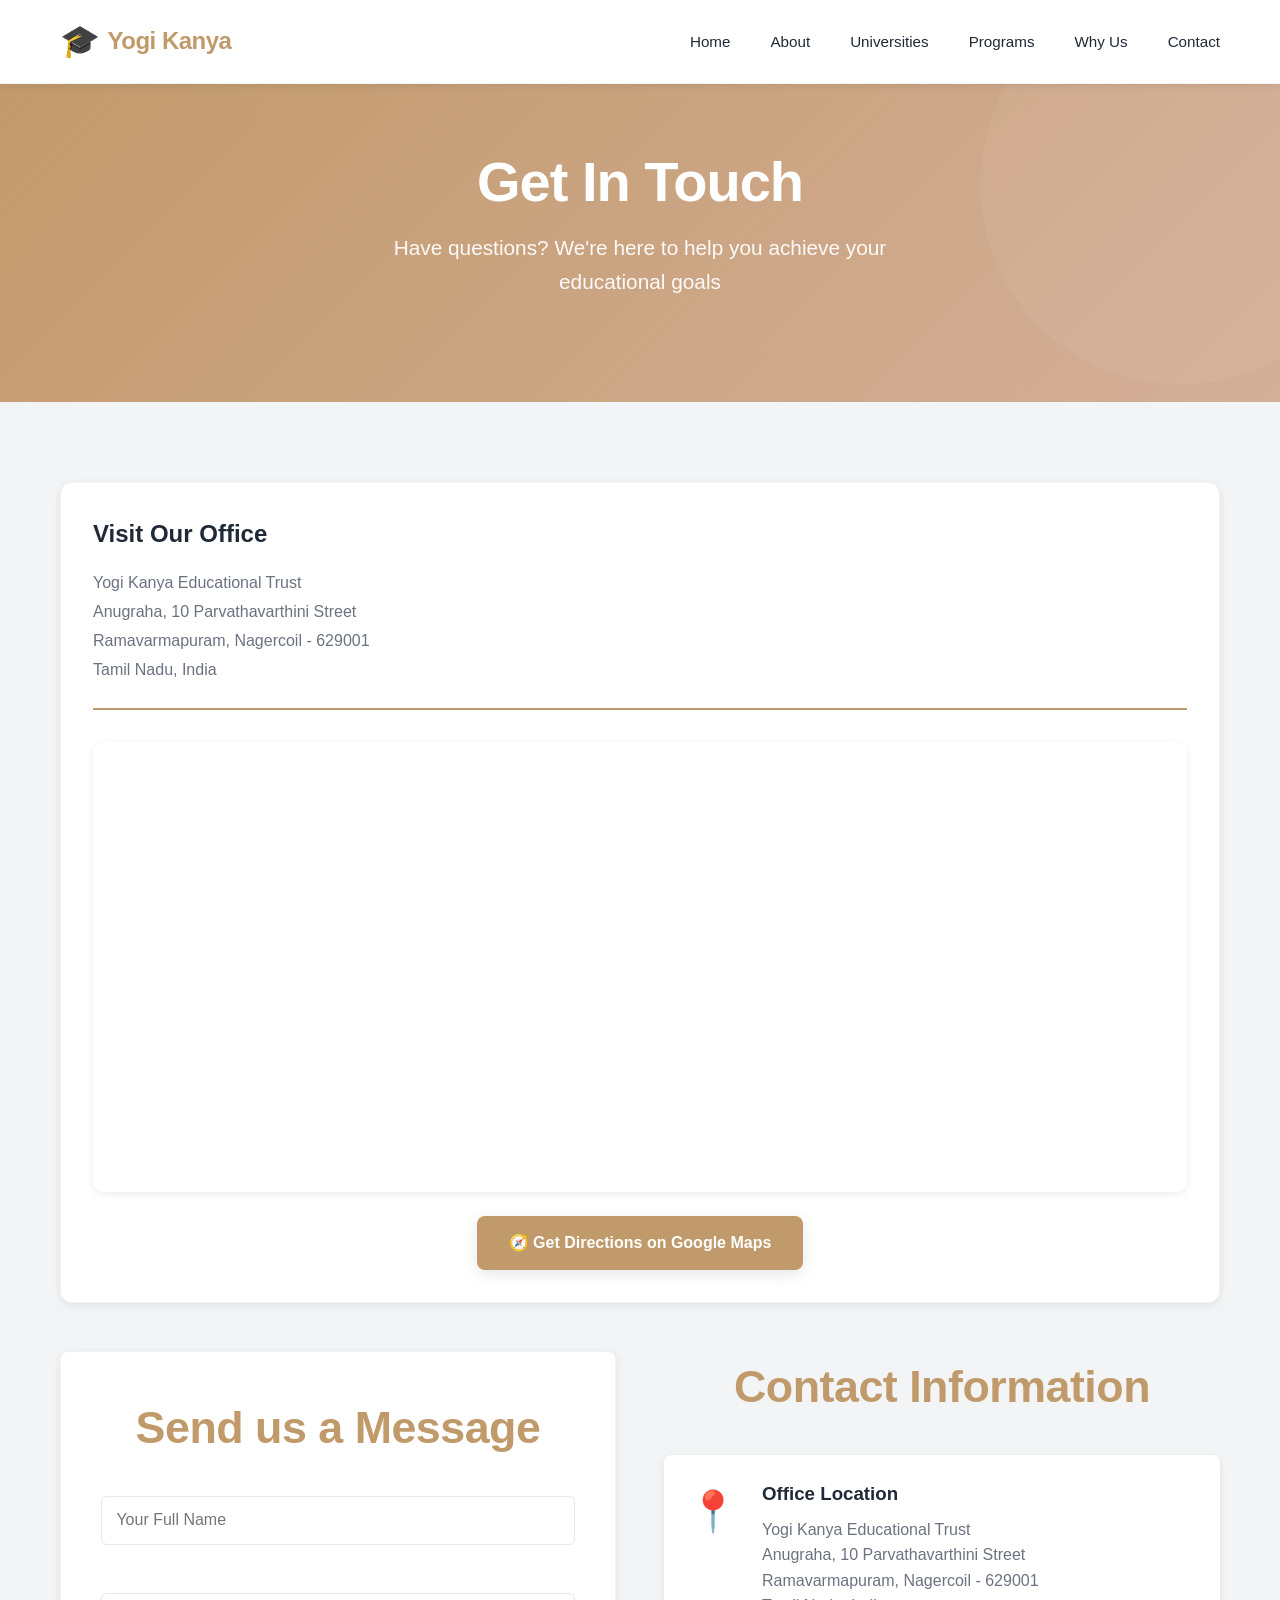
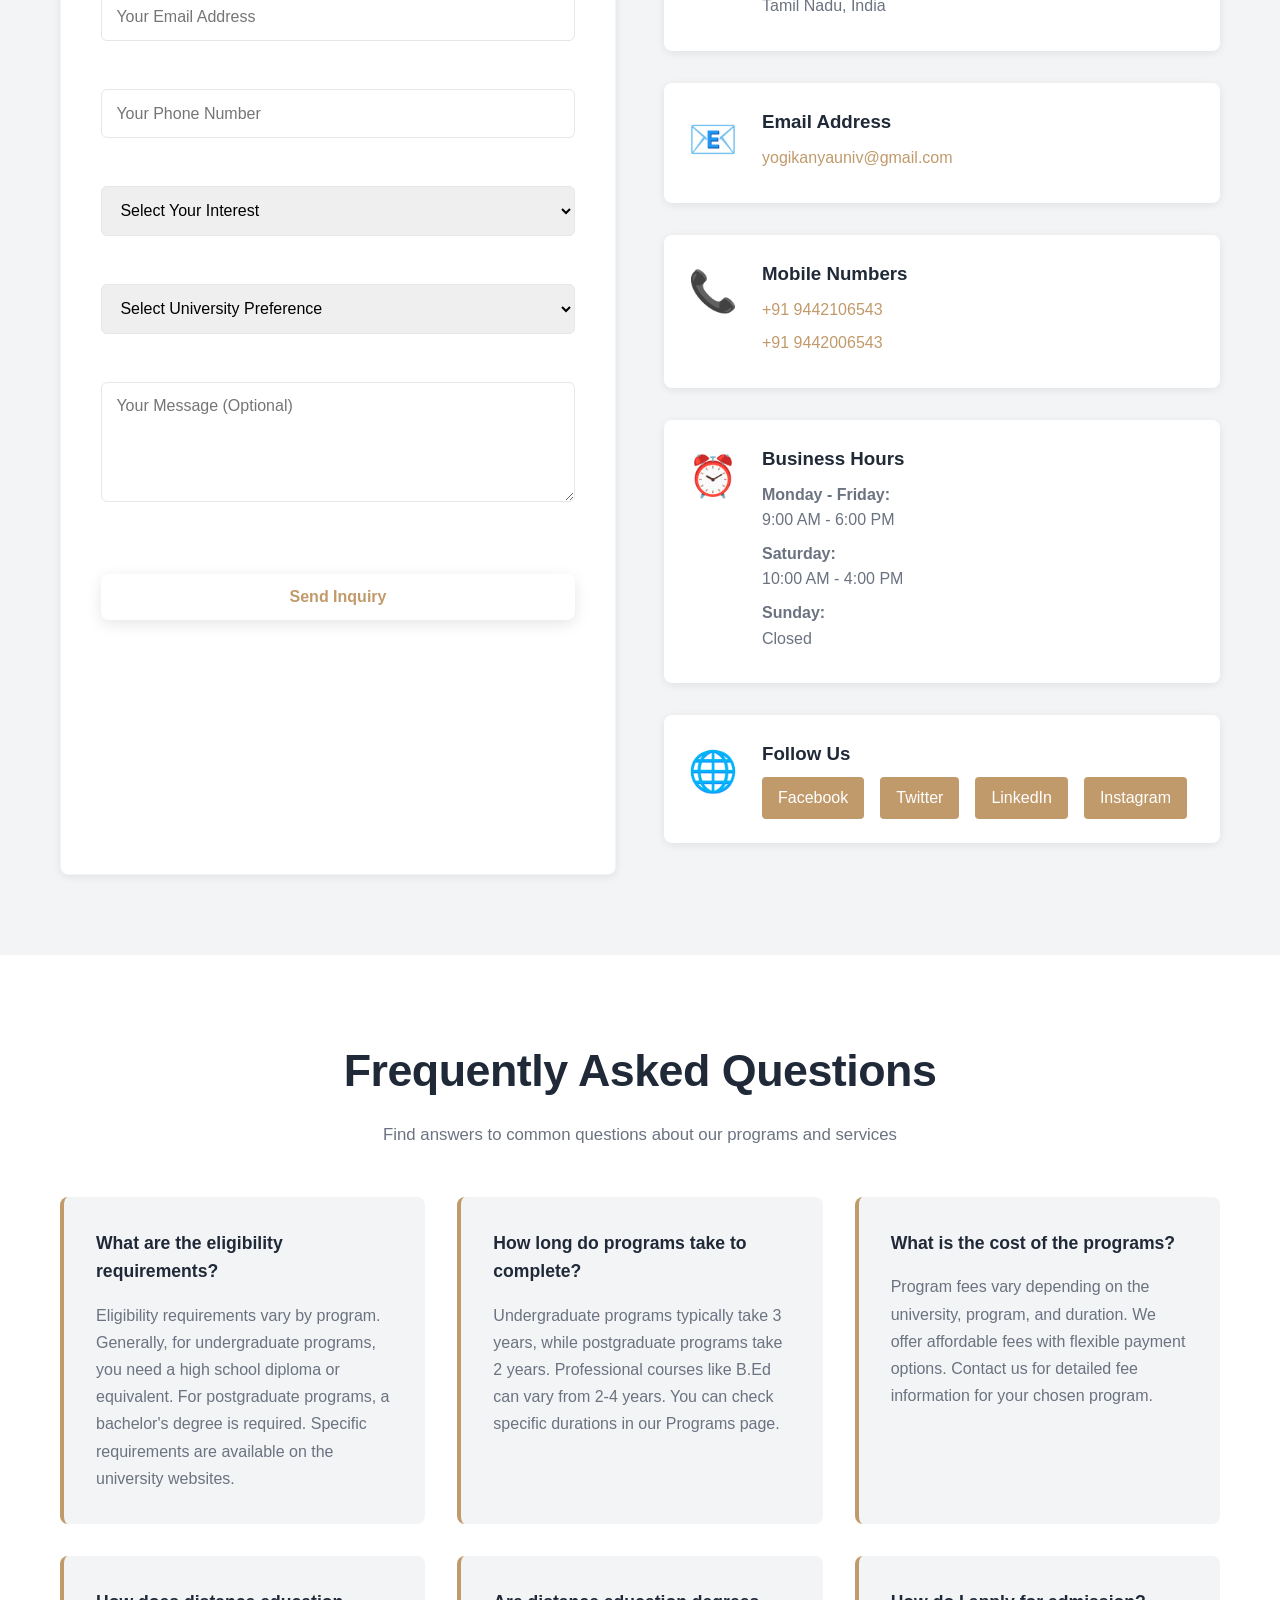
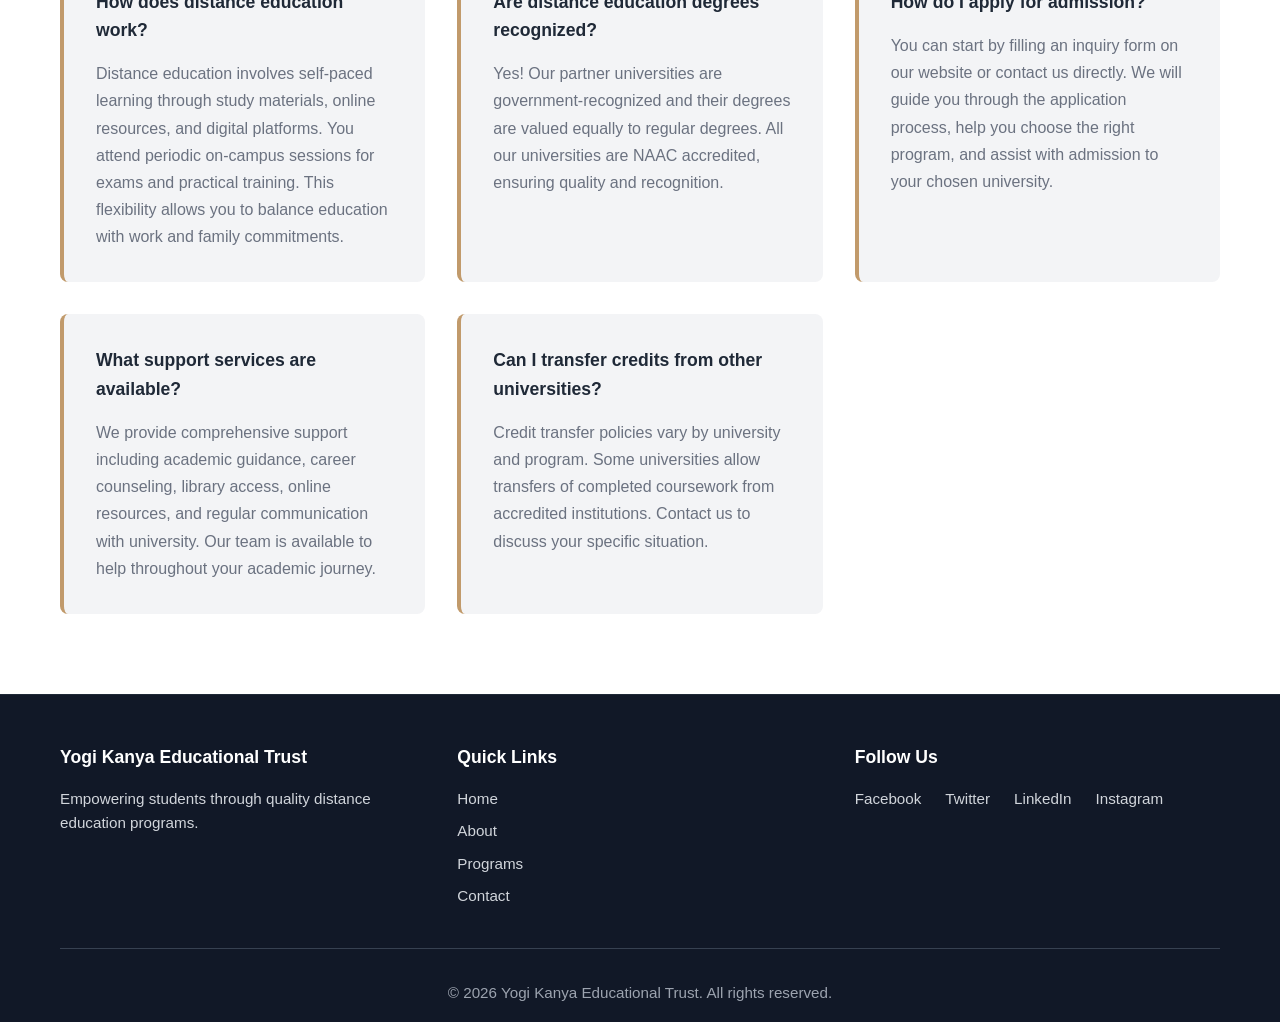
<file: contact.html>
<!DOCTYPE html>
<html lang="en">
<head>
    <meta charset="UTF-8">
    <meta name="viewport" content="width=device-width, initial-scale=1.0">
    <title>Contact Us - Yogi Kanya Educational Trust</title>
    <link rel="stylesheet" href="style.css">
</head>
<body>
    <!-- Navbar -->
    <nav class="navbar">
        <div class="container">
            <div class="logo">
                <span class="logo-icon">🎓</span>
                <span>Yogi Kanya</span>
            </div>
            <ul class="nav-links">
                <li><a href="index.html">Home</a></li>
                <li><a href="about.html">About</a></li>
                <li><a href="universities.html">Universities</a></li>
                <li><a href="programs.html">Programs</a></li>
                <li><a href="index.html#why-choose">Why Us</a></li>
                <li><a href="contact.html">Contact</a></li>
            </ul>
            <div class="hamburger">
                <span></span>
                <span></span>
                <span></span>
            </div>
        </div>
    </nav>

    <!-- Hero Section -->
    <section class="hero" style="padding: 4rem 0;">
        <div class="hero-content">
            <div class="container">
                <h1>Get In Touch</h1>
                <p>Have questions? We're here to help you achieve your educational goals</p>
            </div>
        </div>
    </section>

    <!-- Contact Section -->
    <section class="contact-page">
        <div class="container">
            <!-- Map Section -->
            <div class="map-section">
                <div class="map-header">
                    <h3>Visit Our Office</h3>
                    <p>Yogi Kanya Educational Trust<br>
                    Anugraha, 10 Parvathavarthini Street<br>
                    Ramavarmapuram, Nagercoil - 629001<br>
                    Tamil Nadu, India</p>
                </div>
                <iframe src="https://www.google.com/maps/embed?pb=!1m18!1m12!1m3!1d3944.3088370250316!2d77.53844!3d8.19046!2m3!1f0!2f0!3f0!3m2!1i1024!2i768!4f13.1!3m3!1m2!1s0x3b04f9c3c3c3c3c3%3A0x0!2sYogi%20Kanya%20Educational%20Trust!5e0!3m2!1sen!2sin!4v1702000000000" width="100%" height="450" style="border:0; border-radius: 12px;" allowfullscreen="" loading="lazy" referrerpolicy="no-referrer-when-downgrade"></iframe>
                <div style="margin-top: 1.5rem; text-align: center;">
                    <a href="https://maps.app.goo.gl/jFuoRkGVuP6F5UFC7" target="_blank" class="btn btn-primary">🧭 Get Directions on Google Maps</a>
                </div>
            </div>

            <div class="contact-grid">
                <div class="contact-form">
                    <h2>Send us a Message</h2>
                    <form onsubmit="handleSubmit(event)">
                        <div class="form-group">
                            <input type="text" placeholder="Your Full Name" required>
                        </div>
                        <div class="form-group">
                            <input type="email" placeholder="Your Email Address" required>
                        </div>
                        <div class="form-group">
                            <input type="tel" placeholder="Your Phone Number" required>
                        </div>
                        <div class="form-group">
                            <select required>
                                <option value="">Select Your Interest</option>
                                <option>Undergraduate Programs</option>
                                <option>Postgraduate Programs</option>
                                <option>Professional Courses</option>
                                <option>Library Science</option>
                                <option>General Inquiry</option>
                            </select>
                        </div>
                        <div class="form-group">
                            <select required>
                                <option value="">Select University Preference</option>
                                <option>Manonmaniam Sundaranar University</option>
                                <option>Tamil Nadu Open University</option>
                                <option>Alagappa University</option>
                                <option>Not sure yet</option>
                            </select>
                        </div>
                        <div class="form-group">
                            <textarea placeholder="Your Message (Optional)" rows="5"></textarea>
                        </div>
                        <button type="submit" class="btn btn-primary" style="width: 100%; margin-top: 1rem;">Send Inquiry</button>
                    </form>
                </div>

                <div class="contact-info-section">
                    <h2>Contact Information</h2>

                    <div class="info-block">
                        <div class="info-icon">📍</div>
                        <div>
                            <h3>Office Location</h3>
                            <p>Yogi Kanya Educational Trust<br>
                            Anugraha, 10 Parvathavarthini Street<br>
                            Ramavarmapuram, Nagercoil - 629001<br>
                            Tamil Nadu, India</p>
                        </div>
                    </div>

                    <div class="info-block">
                        <div class="info-icon">📧</div>
                        <div>
                            <h3>Email Address</h3>
                            <p><a href="mailto:yogikanyauniv@gmail.com">yogikanyauniv@gmail.com</a></p>
                        </div>
                    </div>

                    <div class="info-block">
                        <div class="info-icon">📞</div>
                        <div>
                            <h3>Mobile Numbers</h3>
                            <p><a href="tel:+919442106543">+91 9442106543</a></p>
                            <p><a href="tel:+919442006543">+91 9442006543</a></p>
                        </div>
                    </div>

                    <div class="info-block">
                        <div class="info-icon">⏰</div>
                        <div>
                            <h3>Business Hours</h3>
                            <p><strong>Monday - Friday:</strong><br>9:00 AM - 6:00 PM</p>
                            <p><strong>Saturday:</strong><br>10:00 AM - 4:00 PM</p>
                            <p><strong>Sunday:</strong><br>Closed</p>
                        </div>
                    </div>

                    <div class="info-block">
                        <div class="info-icon">🌐</div>
                        <div>
                            <h3>Follow Us</h3>
                            <div class="social-links-contact">
                                <a href="#">Facebook</a>
                                <a href="#">Twitter</a>
                                <a href="#">LinkedIn</a>
                                <a href="#">Instagram</a>
                            </div>
                        </div>
                    </div>
                </div>
            </div>
        </div>
    </section>

    <!-- FAQs Section -->
    <section class="faq-section">
        <div class="container">
            <h2>Frequently Asked Questions</h2>
            <p class="section-subtitle">Find answers to common questions about our programs and services</p>

            <div class="faq-grid">
                <div class="faq-item">
                    <h3>What are the eligibility requirements?</h3>
                    <p>Eligibility requirements vary by program. Generally, for undergraduate programs, you need a high school diploma or equivalent. For postgraduate programs, a bachelor's degree is required. Specific requirements are available on the university websites.</p>
                </div>

                <div class="faq-item">
                    <h3>How long do programs take to complete?</h3>
                    <p>Undergraduate programs typically take 3 years, while postgraduate programs take 2 years. Professional courses like B.Ed can vary from 2-4 years. You can check specific durations in our Programs page.</p>
                </div>

                <div class="faq-item">
                    <h3>What is the cost of the programs?</h3>
                    <p>Program fees vary depending on the university, program, and duration. We offer affordable fees with flexible payment options. Contact us for detailed fee information for your chosen program.</p>
                </div>

                <div class="faq-item">
                    <h3>How does distance education work?</h3>
                    <p>Distance education involves self-paced learning through study materials, online resources, and digital platforms. You attend periodic on-campus sessions for exams and practical training. This flexibility allows you to balance education with work and family commitments.</p>
                </div>

                <div class="faq-item">
                    <h3>Are distance education degrees recognized?</h3>
                    <p>Yes! Our partner universities are government-recognized and their degrees are valued equally to regular degrees. All our universities are NAAC accredited, ensuring quality and recognition.</p>
                </div>

                <div class="faq-item">
                    <h3>How do I apply for admission?</h3>
                    <p>You can start by filling an inquiry form on our website or contact us directly. We will guide you through the application process, help you choose the right program, and assist with admission to your chosen university.</p>
                </div>

                <div class="faq-item">
                    <h3>What support services are available?</h3>
                    <p>We provide comprehensive support including academic guidance, career counseling, library access, online resources, and regular communication with university. Our team is available to help throughout your academic journey.</p>
                </div>

                <div class="faq-item">
                    <h3>Can I transfer credits from other universities?</h3>
                    <p>Credit transfer policies vary by university and program. Some universities allow transfers of completed coursework from accredited institutions. Contact us to discuss your specific situation.</p>
                </div>
            </div>
        </div>
    </section>

    <!-- Footer -->
    <footer>
        <div class="container">
            <div class="footer-content">
                <div class="footer-section">
                    <h3>Yogi Kanya Educational Trust</h3>
                    <p>Empowering students through quality distance education programs.</p>
                </div>
                <div class="footer-section">
                    <h3>Quick Links</h3>
                    <ul>
                        <li><a href="index.html">Home</a></li>
                        <li><a href="about.html">About</a></li>
                        <li><a href="programs.html">Programs</a></li>
                        <li><a href="contact.html">Contact</a></li>
                    </ul>
                </div>
                <div class="footer-section">
                    <h3>Follow Us</h3>
                    <div class="social-links">
                        <a href="#">Facebook</a>
                        <a href="#">Twitter</a>
                        <a href="#">LinkedIn</a>
                        <a href="#">Instagram</a>
                    </div>
                </div>
            </div>
            <div class="footer-bottom">
                <p>&copy; 2026 Yogi Kanya Educational Trust. All rights reserved.</p>
            </div>
        </div>
    </footer>

    <script src="script.js"></script>
    <style>
        .contact-page {
            padding: 5rem 0;
            background-color: var(--light);
        }

        .contact-grid {
            display: grid;
            grid-template-columns: 1fr 1fr;
            gap: 3rem;
        }

        .contact-form {
            background-color: var(--white);
            padding: 2.5rem;
            border-radius: 8px;
            box-shadow: var(--shadow);
        }

        .contact-form h2 {
            color: var(--primary);
            margin-bottom: 2rem;
        }

        .form-group {
            margin-bottom: 1.5rem;
        }

        .contact-form input,
        .contact-form textarea,
        .contact-form select {
            width: 100%;
            padding: 0.9rem;
            border: 1px solid #e5e7eb;
            border-radius: 6px;
            font-family: inherit;
            font-size: 1rem;
            transition: border-color 0.3s ease;
        }

        .contact-form input:focus,
        .contact-form textarea:focus,
        .contact-form select:focus {
            outline: none;
            border-color: var(--primary);
            box-shadow: 0 0 0 3px rgba(99, 102, 241, 0.1);
        }

        .contact-form textarea {
            resize: vertical;
        }

        .contact-info-section h2 {
            color: var(--primary);
            margin-bottom: 2rem;
        }

        .info-block {
            display: flex;
            gap: 1.5rem;
            margin-bottom: 2rem;
            padding: 1.5rem;
            background-color: var(--white);
            border-radius: 8px;
            box-shadow: var(--shadow);
        }

        .info-icon {
            font-size: 2.5rem;
            flex-shrink: 0;
        }

        .info-block h3 {
            color: var(--dark);
            margin-bottom: 0.5rem;
        }

        .info-block p {
            color: var(--gray);
            margin-bottom: 0.5rem;
        }

        .info-block a {
            color: var(--primary);
            text-decoration: none;
            font-weight: 500;
        }

        .info-block a:hover {
            text-decoration: underline;
        }

        .social-links-contact {
            display: flex;
            gap: 1rem;
            flex-wrap: wrap;
        }

        .social-links-contact a {
            display: inline-block;
            padding: 0.5rem 1rem;
            background-color: var(--primary);
            color: var(--white);
            border-radius: 4px;
            text-decoration: none;
            transition: background-color 0.3s ease;
        }

        .social-links-contact a:hover {
            background-color: var(--primary-dark);
            text-decoration: none;
        }

        .faq-section {
            padding: 5rem 0;
        }

        .faq-grid {
            display: grid;
            grid-template-columns: repeat(auto-fit, minmax(300px, 1fr));
            gap: 2rem;
            margin-top: 2rem;
        }

        .faq-item {
            background-color: var(--light);
            padding: 2rem;
            border-radius: 8px;
            border-left: 4px solid var(--primary);
        }

        .faq-item h3 {
            color: var(--dark);
            margin-bottom: 1rem;
            font-size: 1.1rem;
        }

        .faq-item p {
            color: var(--gray);
            line-height: 1.7;
        }

        @media (max-width: 768px) {
            .contact-grid {
                grid-template-columns: 1fr;
            }

            .info-block {
                flex-direction: column;
            }

            .info-icon {
                font-size: 2rem;
            }

            .faq-grid {
                grid-template-columns: 1fr;
            }
        }
    </style>
</body>
</html>
</file>
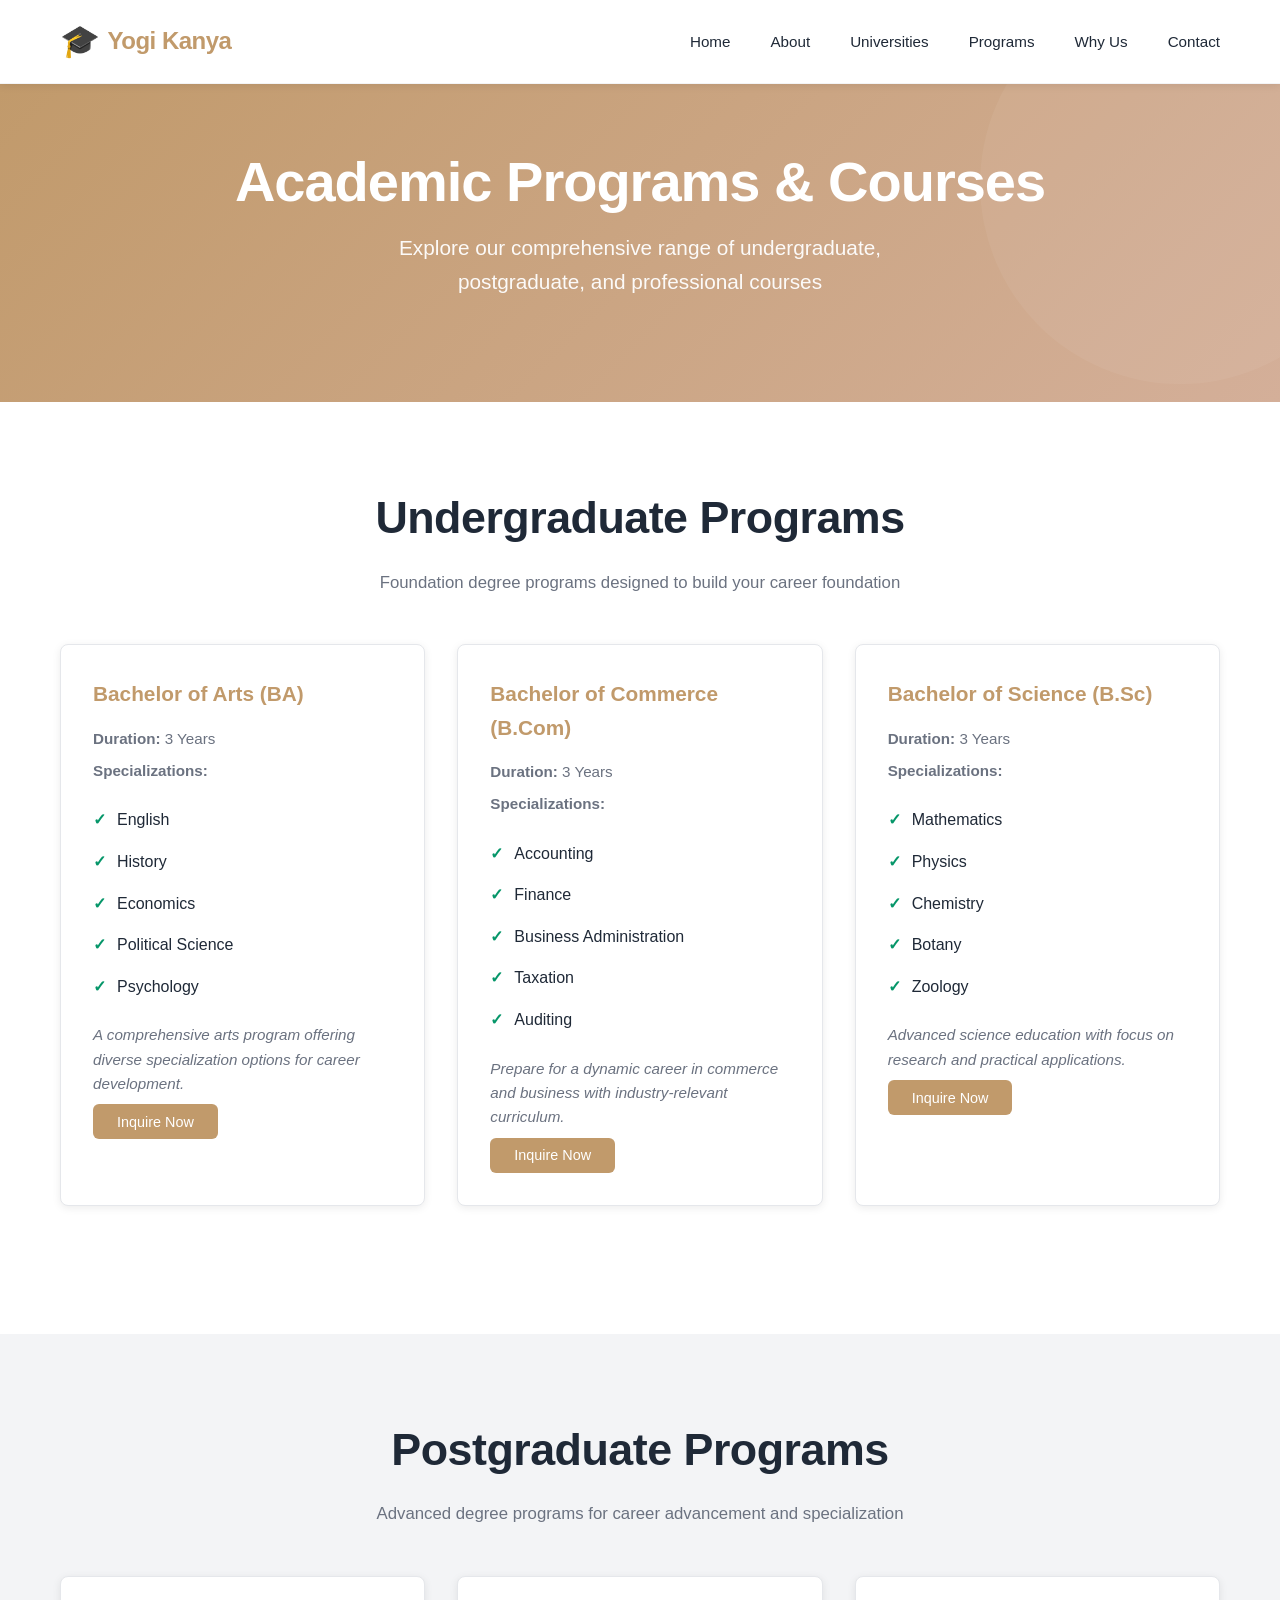
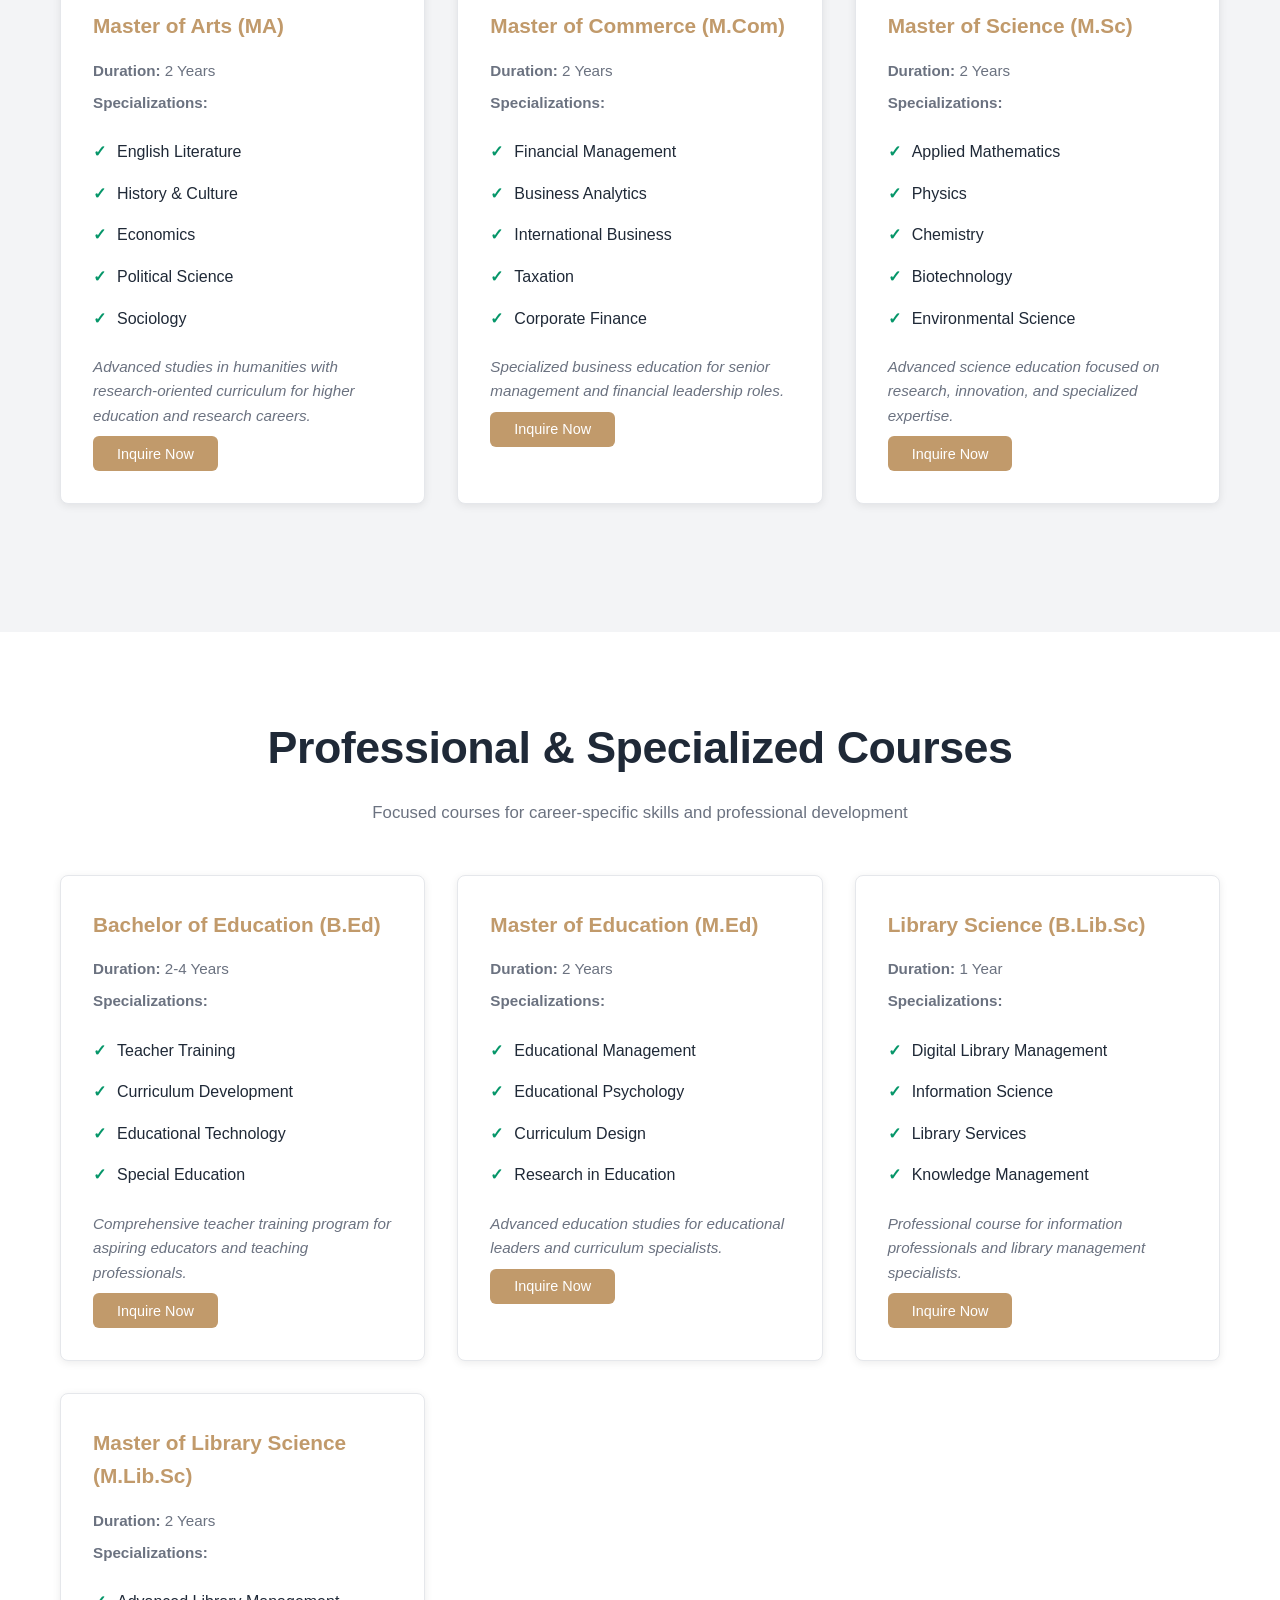
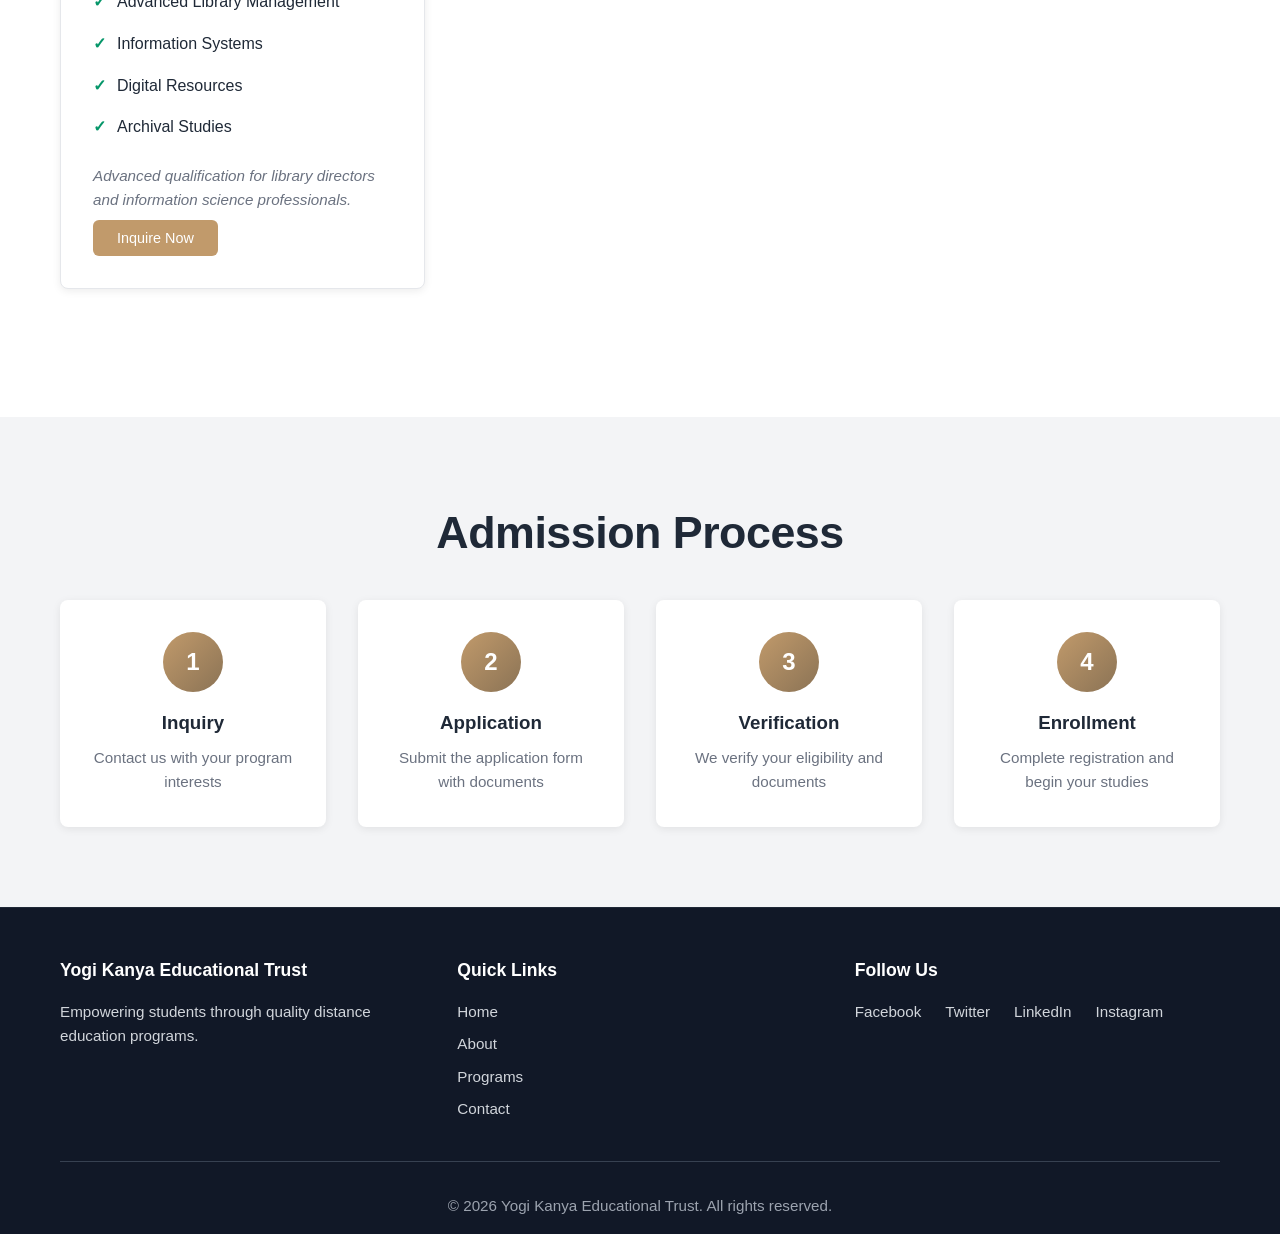
<file: programs.html>
<!DOCTYPE html>
<html lang="en">
<head>
    <meta charset="UTF-8">
    <meta name="viewport" content="width=device-width, initial-scale=1.0">
    <title>Academic Programs - Yogi Kanya Educational Trust</title>
    <link rel="stylesheet" href="style.css">
</head>
<body>
    <!-- Navbar -->
    <nav class="navbar">
        <div class="container">
            <div class="logo">
                <span class="logo-icon">🎓</span>
                <span>Yogi Kanya</span>
            </div>
            <ul class="nav-links">
                <li><a href="index.html#home">Home</a></li>
                <li><a href="index.html#about">About</a></li>
                <li><a href="universities.html">Universities</a></li>
                <li><a href="programs.html">Programs</a></li>
                <li><a href="index.html#why-choose">Why Us</a></li>
                <li><a href="contact.html">Contact</a></li>
            </ul>
            <div class="hamburger">
                <span></span>
                <span></span>
                <span></span>
            </div>
        </div>
    </nav>

    <!-- Hero Section -->
    <section class="hero" style="padding: 4rem 0;">
        <div class="hero-content">
            <div class="container">
                <h1>Academic Programs & Courses</h1>
                <p>Explore our comprehensive range of undergraduate, postgraduate, and professional courses</p>
            </div>
        </div>
    </section>

    <!-- Undergraduate Programs -->
    <section class="programs-detail">
        <div class="container">
            <h2>Undergraduate Programs</h2>
            <p class="section-subtitle">Foundation degree programs designed to build your career foundation</p>

            <div class="program-detail-grid">
                <div class="program-detail-card">
                    <h3>Bachelor of Arts (BA)</h3>
                    <p><strong>Duration:</strong> 3 Years</p>
                    <p><strong>Specializations:</strong></p>
                    <ul>
                        <li>English</li>
                        <li>History</li>
                        <li>Economics</li>
                        <li>Political Science</li>
                        <li>Psychology</li>
                    </ul>
                    <p class="program-desc">A comprehensive arts program offering diverse specialization options for career development.</p>
                    <button class="btn-small" onclick="window.location.href='contact.html'">Inquire Now</button>
                </div>

                <div class="program-detail-card">
                    <h3>Bachelor of Commerce (B.Com)</h3>
                    <p><strong>Duration:</strong> 3 Years</p>
                    <p><strong>Specializations:</strong></p>
                    <ul>
                        <li>Accounting</li>
                        <li>Finance</li>
                        <li>Business Administration</li>
                        <li>Taxation</li>
                        <li>Auditing</li>
                    </ul>
                    <p class="program-desc">Prepare for a dynamic career in commerce and business with industry-relevant curriculum.</p>
                    <button class="btn-small" onclick="window.location.href='contact.html'">Inquire Now</button>
                </div>

                <div class="program-detail-card">
                    <h3>Bachelor of Science (B.Sc)</h3>
                    <p><strong>Duration:</strong> 3 Years</p>
                    <p><strong>Specializations:</strong></p>
                    <ul>
                        <li>Mathematics</li>
                        <li>Physics</li>
                        <li>Chemistry</li>
                        <li>Botany</li>
                        <li>Zoology</li>
                    </ul>
                    <p class="program-desc">Advanced science education with focus on research and practical applications.</p>
                    <button class="btn-small" onclick="window.location.href='contact.html'">Inquire Now</button>
                </div>
            </div>
        </div>
    </section>

    <!-- Postgraduate Programs -->
    <section class="programs-detail" style="background-color: var(--light);">
        <div class="container">
            <h2>Postgraduate Programs</h2>
            <p class="section-subtitle">Advanced degree programs for career advancement and specialization</p>

            <div class="program-detail-grid">
                <div class="program-detail-card">
                    <h3>Master of Arts (MA)</h3>
                    <p><strong>Duration:</strong> 2 Years</p>
                    <p><strong>Specializations:</strong></p>
                    <ul>
                        <li>English Literature</li>
                        <li>History & Culture</li>
                        <li>Economics</li>
                        <li>Political Science</li>
                        <li>Sociology</li>
                    </ul>
                    <p class="program-desc">Advanced studies in humanities with research-oriented curriculum for higher education and research careers.</p>
                    <button class="btn-small" onclick="window.location.href='contact.html'">Inquire Now</button>
                </div>

                <div class="program-detail-card">
                    <h3>Master of Commerce (M.Com)</h3>
                    <p><strong>Duration:</strong> 2 Years</p>
                    <p><strong>Specializations:</strong></p>
                    <ul>
                        <li>Financial Management</li>
                        <li>Business Analytics</li>
                        <li>International Business</li>
                        <li>Taxation</li>
                        <li>Corporate Finance</li>
                    </ul>
                    <p class="program-desc">Specialized business education for senior management and financial leadership roles.</p>
                    <button class="btn-small" onclick="window.location.href='contact.html'">Inquire Now</button>
                </div>

                <div class="program-detail-card">
                    <h3>Master of Science (M.Sc)</h3>
                    <p><strong>Duration:</strong> 2 Years</p>
                    <p><strong>Specializations:</strong></p>
                    <ul>
                        <li>Applied Mathematics</li>
                        <li>Physics</li>
                        <li>Chemistry</li>
                        <li>Biotechnology</li>
                        <li>Environmental Science</li>
                    </ul>
                    <p class="program-desc">Advanced science education focused on research, innovation, and specialized expertise.</p>
                    <button class="btn-small" onclick="window.location.href='contact.html'">Inquire Now</button>
                </div>
            </div>
        </div>
    </section>

    <!-- Professional & Specialized Courses -->
    <section class="programs-detail">
        <div class="container">
            <h2>Professional & Specialized Courses</h2>
            <p class="section-subtitle">Focused courses for career-specific skills and professional development</p>

            <div class="program-detail-grid">
                <div class="program-detail-card">
                    <h3>Bachelor of Education (B.Ed)</h3>
                    <p><strong>Duration:</strong> 2-4 Years</p>
                    <p><strong>Specializations:</strong></p>
                    <ul>
                        <li>Teacher Training</li>
                        <li>Curriculum Development</li>
                        <li>Educational Technology</li>
                        <li>Special Education</li>
                    </ul>
                    <p class="program-desc">Comprehensive teacher training program for aspiring educators and teaching professionals.</p>
                    <button class="btn-small" onclick="window.location.href='contact.html'">Inquire Now</button>
                </div>

                <div class="program-detail-card">
                    <h3>Master of Education (M.Ed)</h3>
                    <p><strong>Duration:</strong> 2 Years</p>
                    <p><strong>Specializations:</strong></p>
                    <ul>
                        <li>Educational Management</li>
                        <li>Educational Psychology</li>
                        <li>Curriculum Design</li>
                        <li>Research in Education</li>
                    </ul>
                    <p class="program-desc">Advanced education studies for educational leaders and curriculum specialists.</p>
                    <button class="btn-small" onclick="window.location.href='contact.html'">Inquire Now</button>
                </div>

                <div class="program-detail-card">
                    <h3>Library Science (B.Lib.Sc)</h3>
                    <p><strong>Duration:</strong> 1 Year</p>
                    <p><strong>Specializations:</strong></p>
                    <ul>
                        <li>Digital Library Management</li>
                        <li>Information Science</li>
                        <li>Library Services</li>
                        <li>Knowledge Management</li>
                    </ul>
                    <p class="program-desc">Professional course for information professionals and library management specialists.</p>
                    <button class="btn-small" onclick="window.location.href='contact.html'">Inquire Now</button>
                </div>

                <div class="program-detail-card">
                    <h3>Master of Library Science (M.Lib.Sc)</h3>
                    <p><strong>Duration:</strong> 2 Years</p>
                    <p><strong>Specializations:</strong></p>
                    <ul>
                        <li>Advanced Library Management</li>
                        <li>Information Systems</li>
                        <li>Digital Resources</li>
                        <li>Archival Studies</li>
                    </ul>
                    <p class="program-desc">Advanced qualification for library directors and information science professionals.</p>
                    <button class="btn-small" onclick="window.location.href='contact.html'">Inquire Now</button>
                </div>
            </div>
        </div>
    </section>

    <!-- Admission Process -->
    <section class="programs-detail" style="background-color: var(--light);">
        <div class="container">
            <h2>Admission Process</h2>
            <div class="admission-steps">
                <div class="step">
                    <div class="step-number">1</div>
                    <h3>Inquiry</h3>
                    <p>Contact us with your program interests</p>
                </div>
                <div class="step">
                    <div class="step-number">2</div>
                    <h3>Application</h3>
                    <p>Submit the application form with documents</p>
                </div>
                <div class="step">
                    <div class="step-number">3</div>
                    <h3>Verification</h3>
                    <p>We verify your eligibility and documents</p>
                </div>
                <div class="step">
                    <div class="step-number">4</div>
                    <h3>Enrollment</h3>
                    <p>Complete registration and begin your studies</p>
                </div>
            </div>
        </div>
    </section>

    <!-- Footer -->
    <footer>
        <div class="container">
            <div class="footer-content">
                <div class="footer-section">
                    <h3>Yogi Kanya Educational Trust</h3>
                    <p>Empowering students through quality distance education programs.</p>
                </div>
                <div class="footer-section">
                    <h3>Quick Links</h3>
                    <ul>
                        <li><a href="index.html">Home</a></li>
                        <li><a href="index.html#about">About</a></li>
                        <li><a href="programs.html">Programs</a></li>
                        <li><a href="contact.html">Contact</a></li>
                    </ul>
                </div>
                <div class="footer-section">
                    <h3>Follow Us</h3>
                    <div class="social-links">
                        <a href="#">Facebook</a>
                        <a href="#">Twitter</a>
                        <a href="#">LinkedIn</a>
                        <a href="#">Instagram</a>
                    </div>
                </div>
            </div>
            <div class="footer-bottom">
                <p>&copy; 2026 Yogi Kanya Educational Trust. All rights reserved.</p>
            </div>
        </div>
    </footer>

    <script src="script.js"></script>
    <style>
        .programs-detail {
            padding: 5rem 0;
        }

        .program-detail-grid {
            display: grid;
            grid-template-columns: repeat(auto-fit, minmax(300px, 1fr));
            gap: 2rem;
            margin-bottom: 3rem;
        }

        .program-detail-card {
            background-color: var(--white);
            padding: 2rem;
            border-radius: 8px;
            box-shadow: var(--shadow);
            border: 1px solid #e5e7eb;
        }

        .program-detail-card h3 {
            color: var(--primary);
            font-size: 1.3rem;
            margin-bottom: 1rem;
        }

        .program-detail-card p {
            color: var(--gray);
            margin-bottom: 0.5rem;
            font-size: 0.95rem;
        }

        .program-detail-card ul {
            list-style: none;
            margin: 1rem 0;
        }

        .program-detail-card li {
            color: var(--dark);
            padding: 0.5rem 0;
            padding-left: 1.5rem;
            position: relative;
        }

        .program-detail-card li:before {
            content: "✓";
            position: absolute;
            left: 0;
            color: var(--secondary);
            font-weight: bold;
        }

        .program-desc {
            margin-top: 1rem;
            font-style: italic;
            color: var(--gray);
        }

        .admission-steps {
            display: grid;
            grid-template-columns: repeat(auto-fit, minmax(200px, 1fr));
            gap: 2rem;
            margin-top: 2rem;
        }

        .step {
            text-align: center;
            padding: 2rem;
            background-color: var(--white);
            border-radius: 8px;
            box-shadow: var(--shadow);
        }

        .step-number {
            display: inline-flex;
            align-items: center;
            justify-content: center;
            width: 60px;
            height: 60px;
            border-radius: 50%;
            background: linear-gradient(135deg, var(--primary), var(--primary-dark));
            color: var(--white);
            font-size: 1.5rem;
            font-weight: bold;
            margin-bottom: 1rem;
        }

        .step h3 {
            color: var(--dark);
            margin-bottom: 0.5rem;
        }

        .step p {
            color: var(--gray);
            font-size: 0.95rem;
        }
    </style>
</body>
</html>
</file>
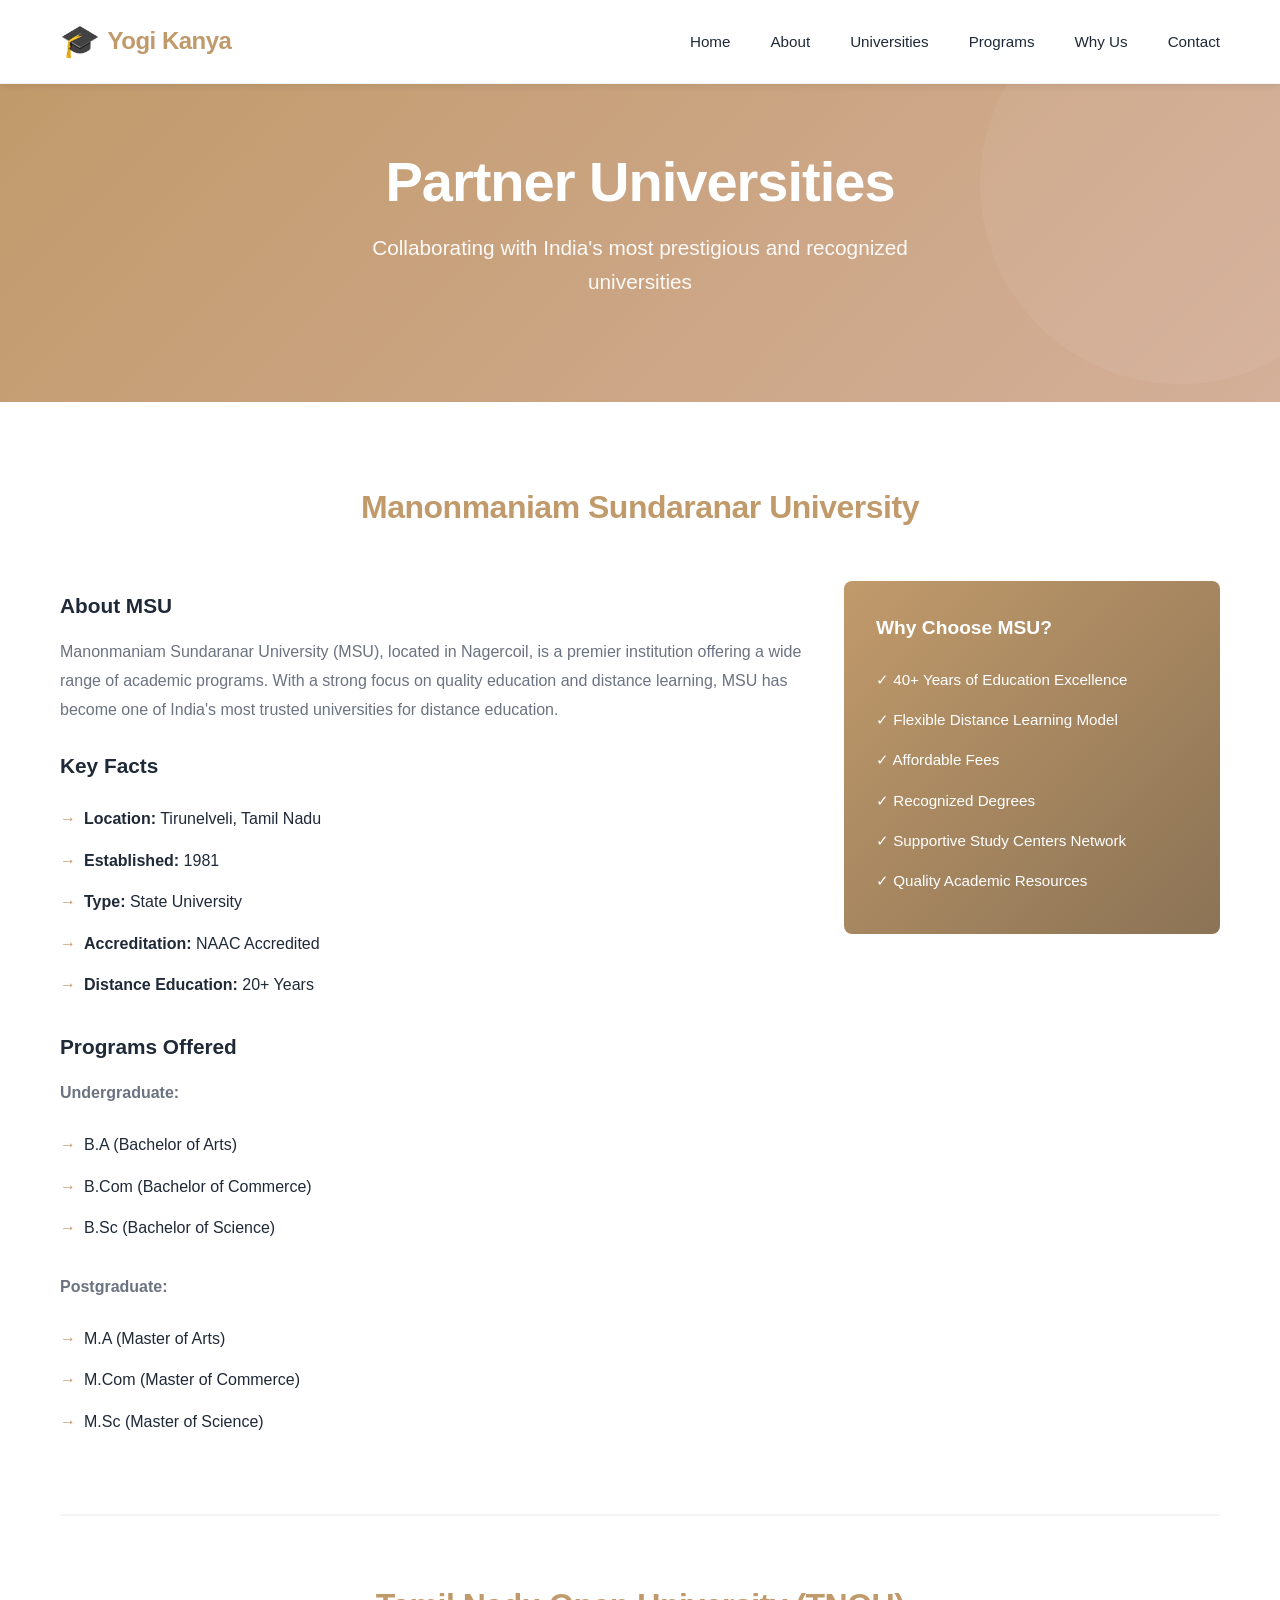
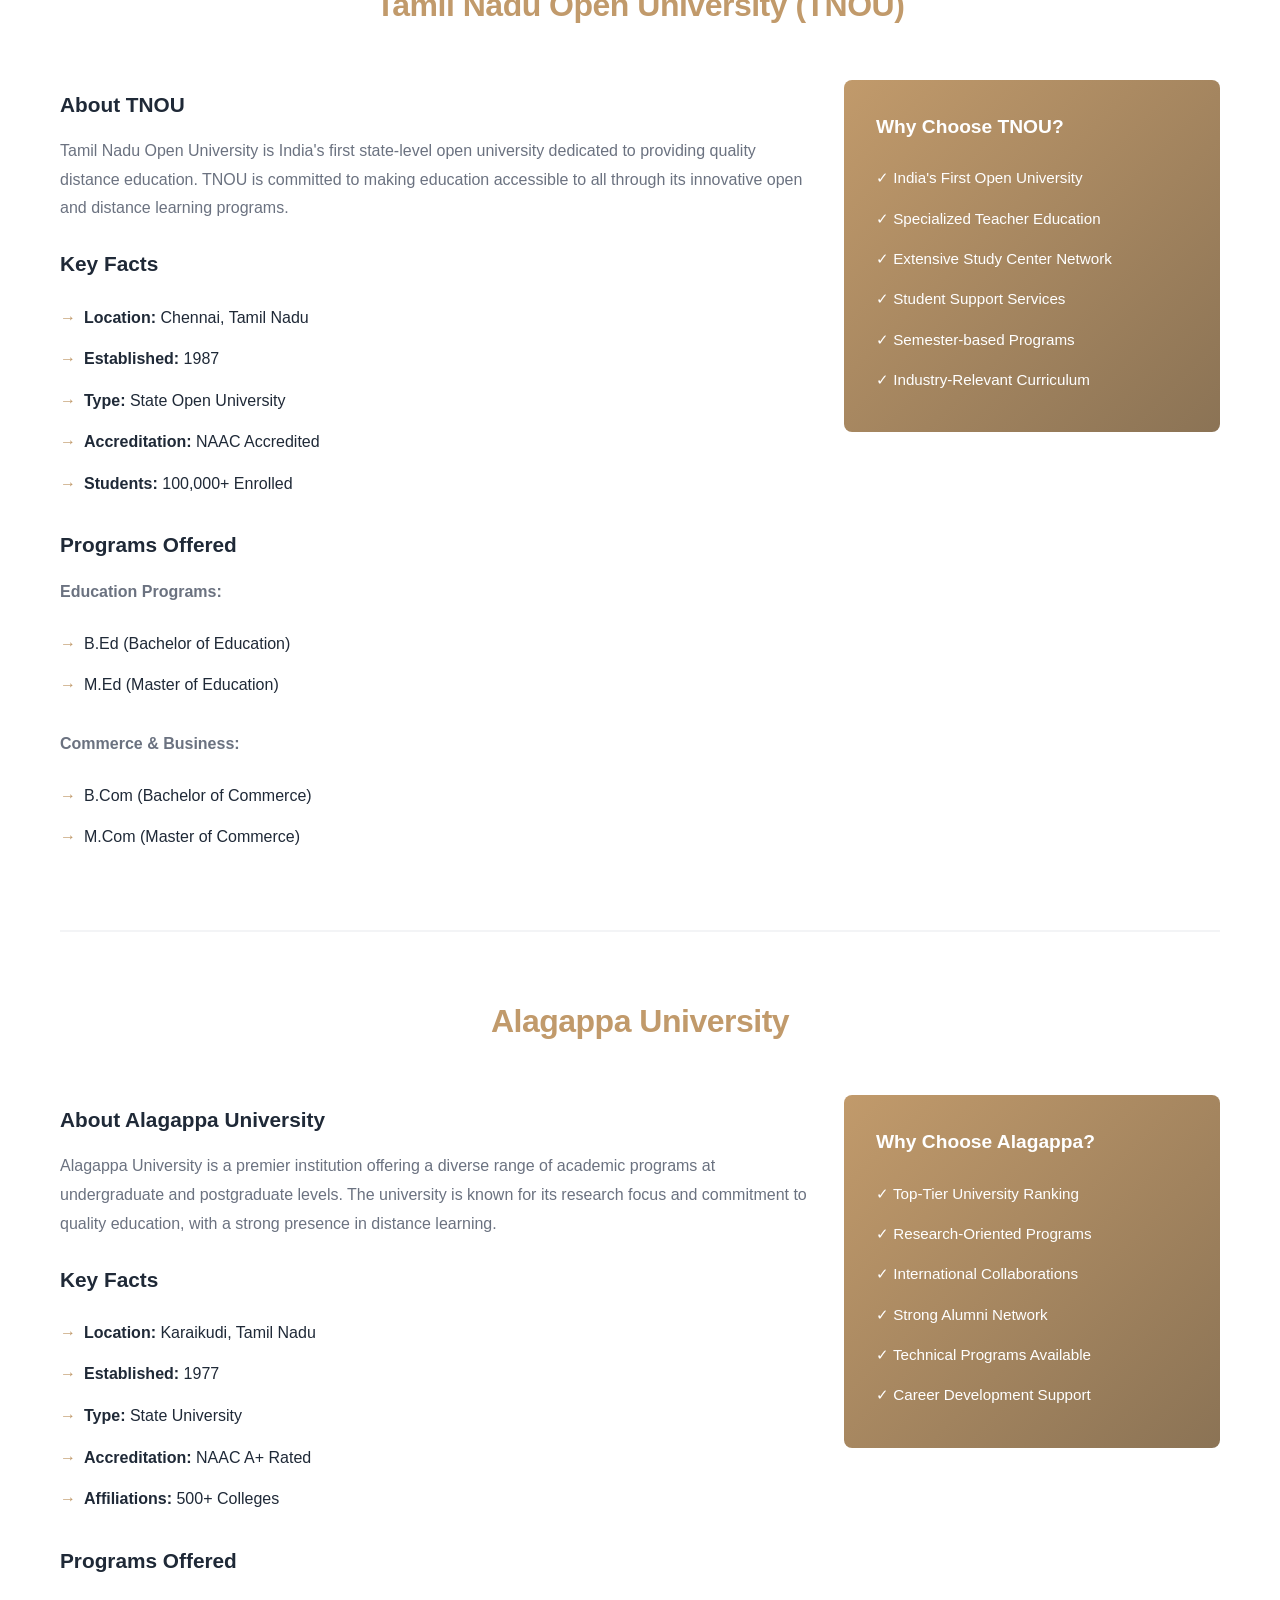
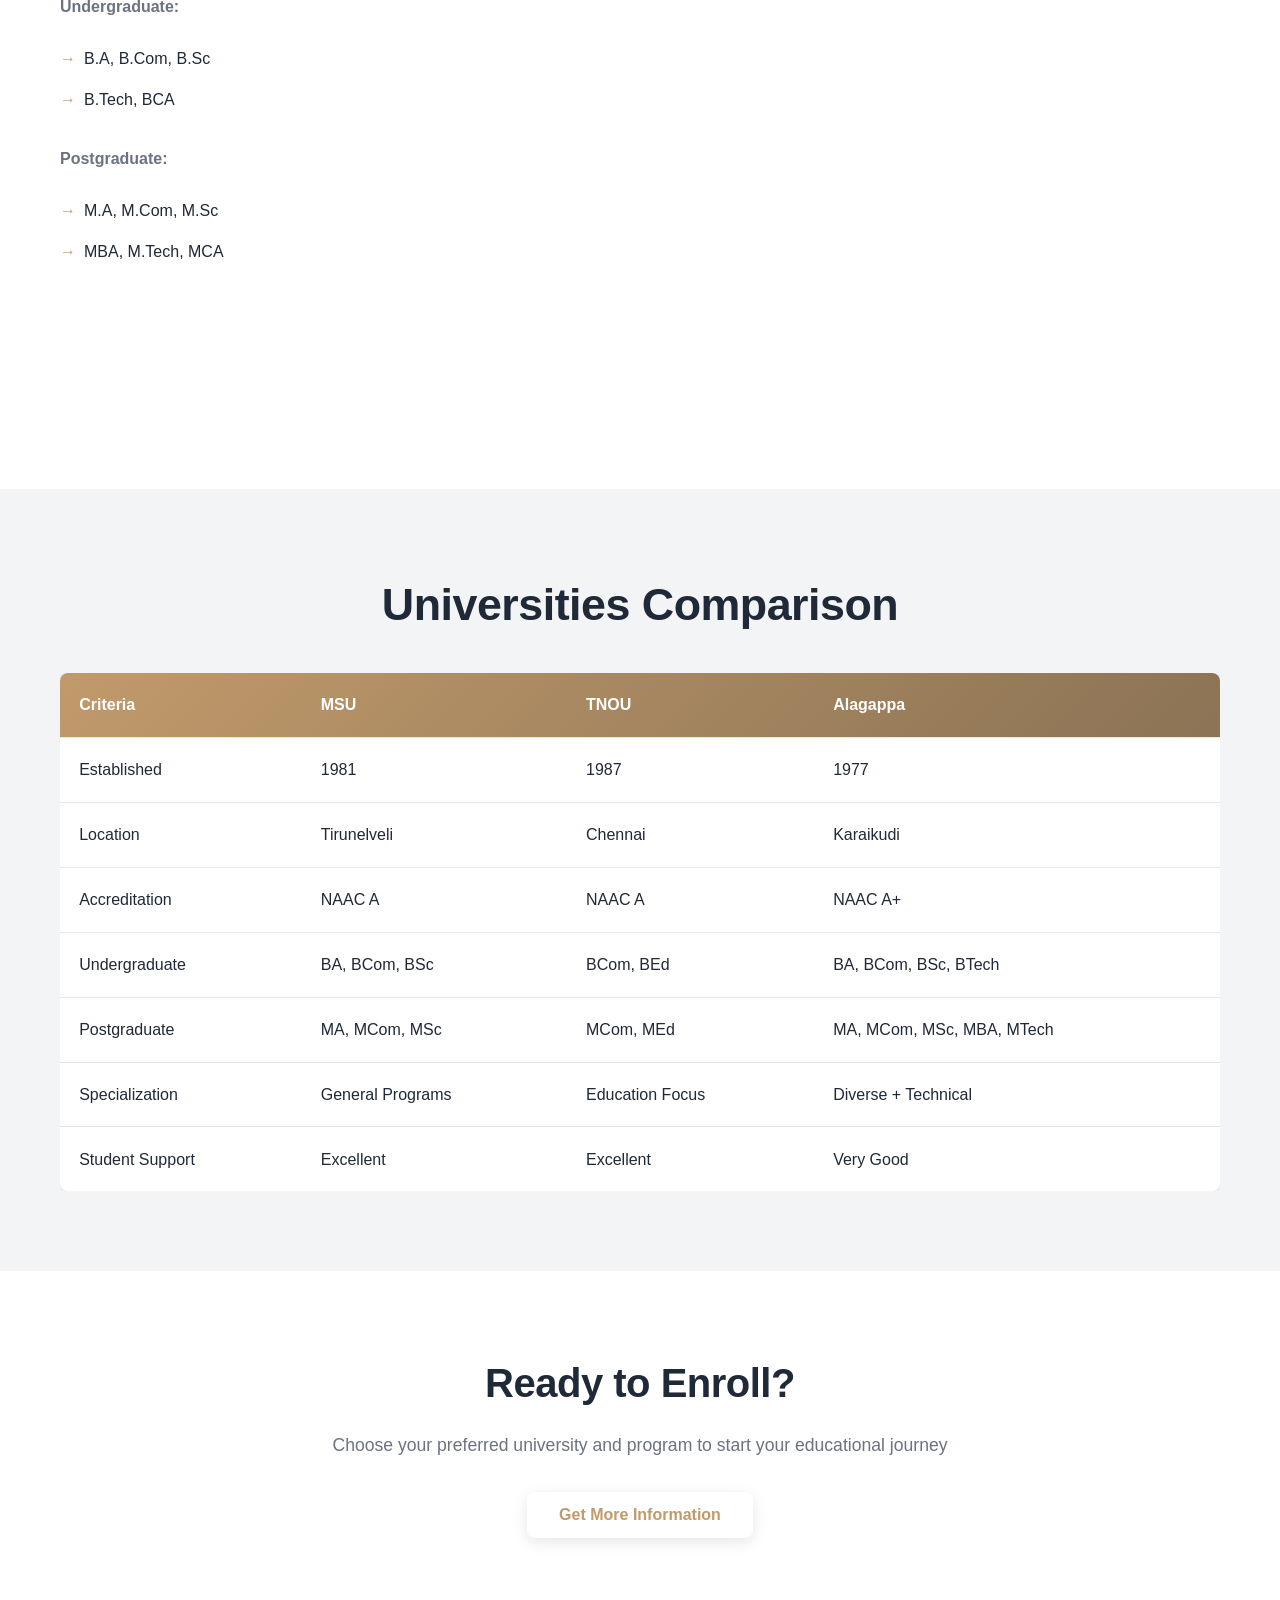
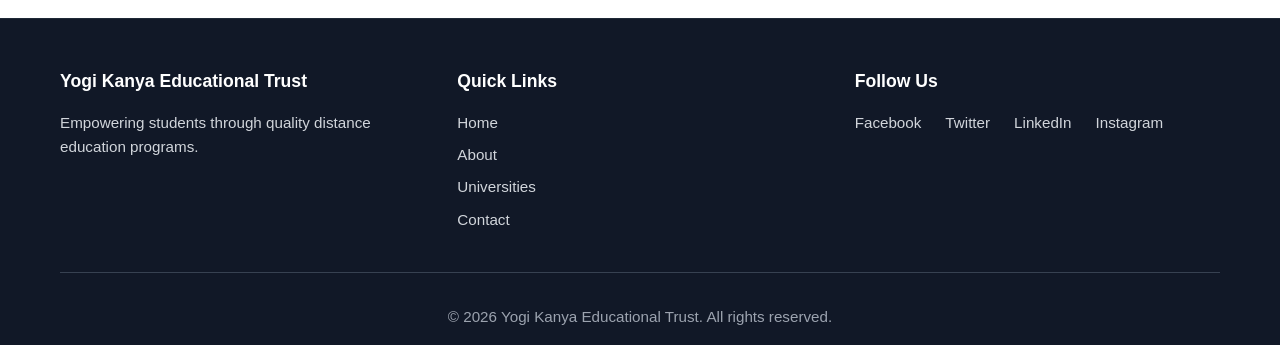
<file: universities.html>
<!DOCTYPE html>
<html lang="en">
<head>
    <meta charset="UTF-8">
    <meta name="viewport" content="width=device-width, initial-scale=1.0">
    <title>Partner Universities - Yogi Kanya Educational Trust</title>
    <link rel="stylesheet" href="style.css">
</head>
<body>
    <!-- Navbar -->
    <nav class="navbar">
        <div class="container">
            <div class="logo">
                <span class="logo-icon">🎓</span>
                <span>Yogi Kanya</span>
            </div>
            <ul class="nav-links">
                <li><a href="index.html#home">Home</a></li>
                <li><a href="index.html#about">About</a></li>
                <li><a href="universities.html">Universities</a></li>
                <li><a href="programs.html">Programs</a></li>
                <li><a href="index.html#why-choose">Why Us</a></li>
                <li><a href="contact.html">Contact</a></li>
            </ul>
            <div class="hamburger">
                <span></span>
                <span></span>
                <span></span>
            </div>
        </div>
    </nav>

    <!-- Hero Section -->
    <section class="hero" style="padding: 4rem 0;">
        <div class="hero-content">
            <div class="container">
                <h1>Partner Universities</h1>
                <p>Collaborating with India's most prestigious and recognized universities</p>
            </div>
        </div>
    </section>

    <!-- Universities Details -->
    <section class="universities-detail">
        <div class="container">
            <div class="university-full">
                <h2>Manonmaniam Sundaranar University</h2>
                <div class="university-grid">
                    <div class="university-info">
                        <h3>About MSU</h3>
                        <p>Manonmaniam Sundaranar University (MSU), located in Nagercoil, is a premier institution offering a wide range of academic programs. With a strong focus on quality education and distance learning, MSU has become one of India's most trusted universities for distance education.</p>

                        <h3>Key Facts</h3>
                        <ul class="facts-list">
                            <li><strong>Location:</strong> Tirunelveli, Tamil Nadu</li>
                            <li><strong>Established:</strong> 1981</li>
                            <li><strong>Type:</strong> State University</li>
                            <li><strong>Accreditation:</strong> NAAC Accredited</li>
                            <li><strong>Distance Education:</strong> 20+ Years</li>
                        </ul>

                        <h3>Programs Offered</h3>
                        <p><strong>Undergraduate:</strong></p>
                        <ul class="programs-list">
                            <li>B.A (Bachelor of Arts)</li>
                            <li>B.Com (Bachelor of Commerce)</li>
                            <li>B.Sc (Bachelor of Science)</li>
                        </ul>
                        <p><strong>Postgraduate:</strong></p>
                        <ul class="programs-list">
                            <li>M.A (Master of Arts)</li>
                            <li>M.Com (Master of Commerce)</li>
                            <li>M.Sc (Master of Science)</li>
                        </ul>
                    </div>
                    <div class="university-highlight">
                        <div class="highlight-box">
                            <h4>Why Choose MSU?</h4>
                            <ul>
                                <li>✓ 40+ Years of Education Excellence</li>
                                <li>✓ Flexible Distance Learning Model</li>
                                <li>✓ Affordable Fees</li>
                                <li>✓ Recognized Degrees</li>
                                <li>✓ Supportive Study Centers Network</li>
                                <li>✓ Quality Academic Resources</li>
                            </ul>
                        </div>
                    </div>
                </div>
            </div>

            <div class="university-full">
                <h2>Tamil Nadu Open University (TNOU)</h2>
                <div class="university-grid">
                    <div class="university-info">
                        <h3>About TNOU</h3>
                        <p>Tamil Nadu Open University is India's first state-level open university dedicated to providing quality distance education. TNOU is committed to making education accessible to all through its innovative open and distance learning programs.</p>

                        <h3>Key Facts</h3>
                        <ul class="facts-list">
                            <li><strong>Location:</strong> Chennai, Tamil Nadu</li>
                            <li><strong>Established:</strong> 1987</li>
                            <li><strong>Type:</strong> State Open University</li>
                            <li><strong>Accreditation:</strong> NAAC Accredited</li>
                            <li><strong>Students:</strong> 100,000+ Enrolled</li>
                        </ul>

                        <h3>Programs Offered</h3>
                        <p><strong>Education Programs:</strong></p>
                        <ul class="programs-list">
                            <li>B.Ed (Bachelor of Education)</li>
                            <li>M.Ed (Master of Education)</li>
                        </ul>
                        <p><strong>Commerce & Business:</strong></p>
                        <ul class="programs-list">
                            <li>B.Com (Bachelor of Commerce)</li>
                            <li>M.Com (Master of Commerce)</li>
                        </ul>
                    </div>
                    <div class="university-highlight">
                        <div class="highlight-box">
                            <h4>Why Choose TNOU?</h4>
                            <ul>
                                <li>✓ India's First Open University</li>
                                <li>✓ Specialized Teacher Education</li>
                                <li>✓ Extensive Study Center Network</li>
                                <li>✓ Student Support Services</li>
                                <li>✓ Semester-based Programs</li>
                                <li>✓ Industry-Relevant Curriculum</li>
                            </ul>
                        </div>
                    </div>
                </div>
            </div>

            <div class="university-full">
                <h2>Alagappa University</h2>
                <div class="university-grid">
                    <div class="university-info">
                        <h3>About Alagappa University</h3>
                        <p>Alagappa University is a premier institution offering a diverse range of academic programs at undergraduate and postgraduate levels. The university is known for its research focus and commitment to quality education, with a strong presence in distance learning.</p>

                        <h3>Key Facts</h3>
                        <ul class="facts-list">
                            <li><strong>Location:</strong> Karaikudi, Tamil Nadu</li>
                            <li><strong>Established:</strong> 1977</li>
                            <li><strong>Type:</strong> State University</li>
                            <li><strong>Accreditation:</strong> NAAC A+ Rated</li>
                            <li><strong>Affiliations:</strong> 500+ Colleges</li>
                        </ul>

                        <h3>Programs Offered</h3>
                        <p><strong>Undergraduate:</strong></p>
                        <ul class="programs-list">
                            <li>B.A, B.Com, B.Sc</li>
                            <li>B.Tech, BCA</li>
                        </ul>
                        <p><strong>Postgraduate:</strong></p>
                        <ul class="programs-list">
                            <li>M.A, M.Com, M.Sc</li>
                            <li>MBA, M.Tech, MCA</li>
                        </ul>
                    </div>
                    <div class="university-highlight">
                        <div class="highlight-box">
                            <h4>Why Choose Alagappa?</h4>
                            <ul>
                                <li>✓ Top-Tier University Ranking</li>
                                <li>✓ Research-Oriented Programs</li>
                                <li>✓ International Collaborations</li>
                                <li>✓ Strong Alumni Network</li>
                                <li>✓ Technical Programs Available</li>
                                <li>✓ Career Development Support</li>
                            </ul>
                        </div>
                    </div>
                </div>
            </div>
        </div>
    </section>

    <!-- Comparison Table -->
    <section class="comparison-section">
        <div class="container">
            <h2>Universities Comparison</h2>
            <div class="comparison-table-wrapper">
                <table class="comparison-table">
                    <thead>
                        <tr>
                            <th>Criteria</th>
                            <th>MSU</th>
                            <th>TNOU</th>
                            <th>Alagappa</th>
                        </tr>
                    </thead>
                    <tbody>
                        <tr>
                            <td>Established</td>
                            <td>1981</td>
                            <td>1987</td>
                            <td>1977</td>
                        </tr>
                        <tr>
                            <td>Location</td>
                            <td>Tirunelveli</td>
                            <td>Chennai</td>
                            <td>Karaikudi</td>
                        </tr>
                        <tr>
                            <td>Accreditation</td>
                            <td>NAAC A</td>
                            <td>NAAC A</td>
                            <td>NAAC A+</td>
                        </tr>
                        <tr>
                            <td>Undergraduate</td>
                            <td>BA, BCom, BSc</td>
                            <td>BCom, BEd</td>
                            <td>BA, BCom, BSc, BTech</td>
                        </tr>
                        <tr>
                            <td>Postgraduate</td>
                            <td>MA, MCom, MSc</td>
                            <td>MCom, MEd</td>
                            <td>MA, MCom, MSc, MBA, MTech</td>
                        </tr>
                        <tr>
                            <td>Specialization</td>
                            <td>General Programs</td>
                            <td>Education Focus</td>
                            <td>Diverse + Technical</td>
                        </tr>
                        <tr>
                            <td>Student Support</td>
                            <td>Excellent</td>
                            <td>Excellent</td>
                            <td>Very Good</td>
                        </tr>
                    </tbody>
                </table>
            </div>
        </div>
    </section>

    <!-- CTA Section -->
    <section class="cta-section">
        <div class="container">
            <h2>Ready to Enroll?</h2>
            <p>Choose your preferred university and program to start your educational journey</p>
            <button class="btn btn-primary" onclick="window.location.href='contact.html'">Get More Information</button>
        </div>
    </section>

    <!-- Footer -->
    <footer>
        <div class="container">
            <div class="footer-content">
                <div class="footer-section">
                    <h3>Yogi Kanya Educational Trust</h3>
                    <p>Empowering students through quality distance education programs.</p>
                </div>
                <div class="footer-section">
                    <h3>Quick Links</h3>
                    <ul>
                        <li><a href="index.html">Home</a></li>
                        <li><a href="index.html#about">About</a></li>
                        <li><a href="universities.html">Universities</a></li>
                        <li><a href="contact.html">Contact</a></li>
                    </ul>
                </div>
                <div class="footer-section">
                    <h3>Follow Us</h3>
                    <div class="social-links">
                        <a href="#">Facebook</a>
                        <a href="#">Twitter</a>
                        <a href="#">LinkedIn</a>
                        <a href="#">Instagram</a>
                    </div>
                </div>
            </div>
            <div class="footer-bottom">
                <p>&copy; 2026 Yogi Kanya Educational Trust. All rights reserved.</p>
            </div>
        </div>
    </footer>

    <script src="script.js"></script>
    <style>
        .universities-detail {
            padding: 5rem 0;
        }

        .university-full {
            margin-bottom: 4rem;
            padding-bottom: 3rem;
            border-bottom: 2px solid var(--light);
        }

        .university-full:last-child {
            border-bottom: none;
        }

        .university-full h2 {
            color: var(--primary);
            font-size: 2rem;
            margin-bottom: 2rem;
        }

        .university-grid {
            display: grid;
            grid-template-columns: 2fr 1fr;
            gap: 2rem;
        }

        .university-info h3 {
            color: var(--dark);
            font-size: 1.3rem;
            margin-top: 1.5rem;
            margin-bottom: 1rem;
        }

        .university-info p {
            color: var(--gray);
            margin-bottom: 1rem;
            line-height: 1.8;
        }

        .facts-list,
        .programs-list {
            list-style: none;
            margin-bottom: 1.5rem;
        }

        .facts-list li,
        .programs-list li {
            color: var(--dark);
            padding: 0.5rem 0;
            padding-left: 1.5rem;
            position: relative;
        }

        .facts-list li:before,
        .programs-list li:before {
            content: "→";
            position: absolute;
            left: 0;
            color: var(--primary);
            font-weight: bold;
        }

        .highlight-box {
            background: linear-gradient(135deg, var(--primary), var(--primary-dark));
            color: var(--white);
            padding: 2rem;
            border-radius: 8px;
            margin-top: 1rem;
        }

        .highlight-box h4 {
            margin-bottom: 1rem;
            font-size: 1.2rem;
        }

        .highlight-box ul {
            list-style: none;
        }

        .highlight-box li {
            padding: 0.5rem 0;
            font-size: 0.95rem;
        }

        .comparison-section {
            padding: 5rem 0;
            background-color: var(--light);
        }

        .comparison-table-wrapper {
            overflow-x: auto;
            margin-top: 2rem;
        }

        .comparison-table {
            width: 100%;
            border-collapse: collapse;
            background-color: var(--white);
            border-radius: 8px;
            box-shadow: var(--shadow);
            overflow: hidden;
        }

        .comparison-table thead {
            background: linear-gradient(135deg, var(--primary), var(--primary-dark));
            color: var(--white);
        }

        .comparison-table th,
        .comparison-table td {
            padding: 1.2rem;
            text-align: left;
            border-bottom: 1px solid #e5e7eb;
        }

        .comparison-table tbody tr:hover {
            background-color: #f3f4f6;
        }

        .comparison-table tbody tr:last-child td {
            border-bottom: none;
        }

        .cta-section {
            padding: 5rem 0;
            text-align: center;
        }

        .cta-section h2 {
            font-size: 2.5rem;
            margin-bottom: 1rem;
            color: var(--dark);
        }

        .cta-section p {
            font-size: 1.1rem;
            color: var(--gray);
            margin-bottom: 2rem;
        }

        @media (max-width: 768px) {
            .university-grid {
                grid-template-columns: 1fr;
            }

            .comparison-table {
                font-size: 0.9rem;
            }

            .comparison-table th,
            .comparison-table td {
                padding: 0.8rem;
            }

            .university-full h2 {
                font-size: 1.5rem;
            }
        }
    </style>
</body>
</html>
</file>
<file: style.css>
* {
    margin: 0;
    padding: 0;
    box-sizing: border-box;
}

:root {
    --primary: #C19A6B;
    --primary-light: #D4AF99;
    --primary-dark: #8B7355;
    --secondary: #059669;
    --accent: #f59e0b;
    --dark: #1f2937;
    --dark-bg: #111827;
    --light: #f3f4f6;
    --lighter: #FAF6F1;
    --gray: #6b7280;
    --gray-light: #9ca3af;
    --white: #ffffff;
    --success: #10b981;
    --shadow: 0 2px 8px rgba(0, 0, 0, 0.08);
    --shadow-md: 0 4px 12px rgba(0, 0, 0, 0.1);
    --shadow-lg: 0 10px 30px rgba(0, 0, 0, 0.12);
    --transition: all 0.3s cubic-bezier(0.4, 0, 0.2, 1);
}

html {
    scroll-behavior: smooth;
}

body {
    font-family: -apple-system, BlinkMacSystemFont, 'Segoe UI', Roboto, 'Helvetica Neue', Arial, sans-serif;
    color: var(--dark);
    line-height: 1.6;
    background-color: var(--white);
    font-size: 16px;
}

.container {
    max-width: 1200px;
    margin: 0 auto;
    padding: 0 20px;
}

/* Navbar */
.navbar {
    background-color: var(--white);
    color: var(--dark);
    padding: 1rem 0;
    position: sticky;
    top: 0;
    z-index: 100;
    box-shadow: var(--shadow);
    border-bottom: 1px solid var(--light);
}

.navbar .container {
    display: flex;
    justify-content: space-between;
    align-items: center;
}

.logo {
    font-size: 1.5rem;
    font-weight: 700;
    color: var(--primary);
    display: flex;
    align-items: center;
    gap: 0.5rem;
    letter-spacing: -0.5px;
}

.logo-icon {
    font-size: 2rem;
}

.nav-links {
    display: flex;
    list-style: none;
    gap: 2.5rem;
}

.nav-links a {
    color: var(--dark);
    text-decoration: none;
    transition: var(--transition);
    font-weight: 500;
    font-size: 0.95rem;
    position: relative;
}

.nav-links a:hover {
    color: var(--primary);
}

.nav-links a::after {
    content: '';
    position: absolute;
    bottom: -5px;
    left: 0;
    width: 0;
    height: 2px;
    background-color: var(--primary);
    transition: var(--transition);
}

.nav-links a:hover::after {
    width: 100%;
}

.hamburger {
    display: none;
    flex-direction: column;
    gap: 0.5rem;
    cursor: pointer;
}

.hamburger span {
    width: 25px;
    height: 3px;
    background-color: var(--dark);
    border-radius: 2px;
    transition: var(--transition);
}

.hamburger.active span:nth-child(1) {
    transform: rotate(45deg) translate(8px, 8px);
}

.hamburger.active span:nth-child(2) {
    opacity: 0;
}

.hamburger.active span:nth-child(3) {
    transform: rotate(-45deg) translate(7px, -7px);
}

.nav-links.active {
    display: flex !important;
    position: absolute;
    top: 60px;
    left: 0;
    right: 0;
    flex-direction: column;
    background-color: var(--white);
    border-bottom: 1px solid var(--light);
    padding: 1rem 0;
    box-shadow: var(--shadow-lg);
    gap: 0;
    z-index: 99;
}

.nav-links.active li {
    width: 100%;
    padding: 0;
}

.nav-links.active a {
    display: block;
    padding: 1rem 1.5rem;
    border-bottom: 1px solid var(--light);
}

.nav-links.active a::after {
    display: none;
}

/* Hero Section */
.hero {
    background: linear-gradient(135deg, var(--primary) 0%, var(--primary-light) 100%);
    color: var(--white);
    padding: 6rem 0;
    text-align: center;
    position: relative;
    overflow: hidden;
}

.hero::before {
    content: '';
    position: absolute;
    top: 0;
    right: 0;
    width: 400px;
    height: 400px;
    background: rgba(255, 255, 255, 0.05);
    border-radius: 50%;
    transform: translate(100px, -100px);
}

.hero-content {
    position: relative;
    z-index: 1;
}

.hero h1 {
    font-size: clamp(2rem, 5vw, 3.5rem);
    margin-bottom: 1rem;
    font-weight: 800;
    line-height: 1.2;
    letter-spacing: -1px;
}

.hero p {
    font-size: clamp(1rem, 2vw, 1.3rem);
    margin-bottom: 2.5rem;
    opacity: 0.95;
    max-width: 600px;
    margin-left: auto;
    margin-right: auto;
}

.hero-buttons {
    display: flex;
    justify-content: center;
    gap: 1.5rem;
    flex-wrap: wrap;
}

/* Buttons */
.btn {
    padding: 0.875rem 2rem;
    border: none;
    border-radius: 8px;
    font-size: 1rem;
    font-weight: 600;
    cursor: pointer;
    transition: var(--transition);
    text-decoration: none;
    display: inline-block;
}

.btn-primary {
    background-color: var(--white);
    color: var(--primary);
    box-shadow: 0 4px 15px rgba(0, 0, 0, 0.1);
}

.btn-primary:hover {
    transform: translateY(-3px);
    box-shadow: 0 8px 25px rgba(0, 0, 0, 0.15);
}

.btn-secondary {
    background-color: transparent;
    color: var(--white);
    border: 2px solid var(--white);
}

.btn-secondary:hover {
    background-color: var(--white);
    color: var(--primary);
}

.btn-small {
    padding: 0.6rem 1.5rem;
    font-size: 0.9rem;
    background-color: var(--primary);
    color: var(--white);
    border: none;
    border-radius: 6px;
}

.btn-small:hover {
    background-color: var(--primary-dark);
    transform: translateY(-2px);
}

/* Contact Info Bar */
.contact-info-bar {
    background: linear-gradient(135deg, var(--dark-bg) 0%, var(--dark) 100%);
    color: var(--white);
    padding: 2.5rem 0;
}

.contact-info-grid {
    display: grid;
    grid-template-columns: repeat(auto-fit, minmax(200px, 1fr));
    gap: 2rem;
}

.contact-info-item {
    display: flex;
    align-items: center;
    gap: 1.5rem;
}

.contact-icon {
    font-size: 2.5rem;
    flex-shrink: 0;
}

.contact-details {
    display: flex;
    flex-direction: column;
}

.contact-label {
    font-size: 0.8rem;
    font-weight: 700;
    text-transform: uppercase;
    letter-spacing: 0.5px;
    opacity: 0.8;
    margin-bottom: 0.3rem;
}

.contact-info-item a {
    color: var(--primary-light);
    text-decoration: none;
    font-weight: 600;
    transition: var(--transition);
}

.contact-info-item a:hover {
    color: var(--accent);
}

.contact-info-item span {
    color: var(--white);
    font-size: 0.95rem;
    font-weight: 500;
    word-wrap: break-word;
    overflow-wrap: break-word;
}

/* Sections */
.about, .universities, .programs, .consulting, .announcements, .why-choose, .contact {
    padding: 5rem 0;
}

.about {
    background-color: var(--lighter);
}

.programs, .consulting {
    background-color: var(--lighter);
}

h2 {
    font-size: clamp(2rem, 4vw, 2.8rem);
    text-align: center;
    margin-bottom: 1rem;
    color: var(--dark);
    font-weight: 700;
    letter-spacing: -0.5px;
}

.section-subtitle {
    text-align: center;
    color: var(--gray);
    font-size: 1.05rem;
    margin-bottom: 3rem;
    max-width: 600px;
    margin-left: auto;
    margin-right: auto;
    line-height: 1.6;
}

/* About Section */
.about-grid {
    display: grid;
    grid-template-columns: 1fr 1fr;
    gap: 3rem;
    align-items: center;
}

.about-content h2 {
    text-align: left;
    margin-bottom: 1.5rem;
}

.about-content p {
    font-size: 1rem;
    color: var(--gray);
    margin-bottom: 1.5rem;
    line-height: 1.8;
}

.stats {
    display: grid;
    grid-template-columns: repeat(3, 1fr);
    gap: 2rem;
    margin-top: 2rem;
}

.stat {
    text-align: center;
    padding: 1.5rem;
    background-color: var(--white);
    border-radius: 8px;
    box-shadow: var(--shadow);
}

.stat h3 {
    font-size: 2.5rem;
    color: var(--primary);
    font-weight: 800;
    margin-bottom: 0.5rem;
}

.stat p {
    color: var(--gray);
    font-size: 0.95rem;
    font-weight: 500;
}

.about-features {
    display: grid;
    grid-template-columns: 1fr;
    gap: 1.5rem;
}

.feature-item {
    background-color: var(--white);
    padding: 1.5rem;
    border-radius: 8px;
    box-shadow: var(--shadow);
    transition: var(--transition);
    border-left: 4px solid var(--primary);
}

.feature-item:hover {
    transform: translateY(-5px);
    box-shadow: var(--shadow-lg);
}

.feature-icon {
    font-size: 2.5rem;
    margin-bottom: 0.5rem;
}

.feature-item h3 {
    font-size: 1.1rem;
    margin-bottom: 0.5rem;
    color: var(--dark);
    font-weight: 600;
}

.feature-item p {
    color: var(--gray);
    font-size: 0.95rem;
    line-height: 1.6;
}

/* Universities Section */
.universities-grid {
    display: grid;
    grid-template-columns: repeat(auto-fit, minmax(300px, 1fr));
    gap: 2rem;
}

.university-card {
    background-color: var(--white);
    border: 1px solid var(--light);
    border-radius: 12px;
    padding: 2rem;
    transition: var(--transition);
    overflow: hidden;
}

.university-card:hover {
    border-color: var(--primary);
    box-shadow: var(--shadow-lg);
    transform: translateY(-8px);
}

.university-header {
    padding-bottom: 1.5rem;
    border-bottom: 2px solid var(--primary);
    margin-bottom: 1.5rem;
}

.university-card h3 {
    color: var(--primary);
    font-size: 1.3rem;
    font-weight: 700;
}

.university-card p {
    color: var(--gray);
    margin-bottom: 1.5rem;
    font-size: 0.95rem;
    line-height: 1.6;
}

.program-list {
    list-style: none;
}

.program-list li {
    color: var(--dark);
    margin-bottom: 0.8rem;
    font-weight: 500;
    padding-left: 1.5rem;
    position: relative;
}

.program-list li:before {
    content: "✓";
    position: absolute;
    left: 0;
    color: var(--success);
    font-weight: bold;
}

/* Programs Section */
.programs-grid {
    display: grid;
    grid-template-columns: repeat(auto-fit, minmax(280px, 1fr));
    gap: 2rem;
}

.program-card {
    background-color: var(--white);
    border-radius: 12px;
    padding: 2rem;
    text-align: center;
    box-shadow: var(--shadow);
    transition: var(--transition);
    border: 1px solid var(--light);
}

.program-card:hover {
    transform: translateY(-10px);
    box-shadow: var(--shadow-lg);
    border-color: var(--primary);
}

.program-icon {
    font-size: 3rem;
    margin-bottom: 1rem;
}

.program-card h3 {
    font-size: 1.3rem;
    color: var(--dark);
    margin-bottom: 1rem;
    font-weight: 700;
}

.program-card p {
    color: var(--gray);
    margin-bottom: 1.5rem;
    font-size: 0.95rem;
    line-height: 1.6;
}

.program-card ul {
    list-style: none;
    text-align: left;
    margin-bottom: 1.5rem;
}

.program-card li {
    color: var(--dark);
    margin-bottom: 0.5rem;
    font-size: 0.95rem;
    padding-left: 1.5rem;
    position: relative;
}

.program-card li:before {
    content: "→";
    position: absolute;
    left: 0;
    color: var(--primary);
    font-weight: bold;
}

/* Consulting Services Section */
.consulting-grid {
    display: grid;
    grid-template-columns: repeat(auto-fit, minmax(280px, 1fr));
    gap: 2rem;
    margin-bottom: 3rem;
}

.consulting-card {
    background-color: var(--white);
    padding: 2rem;
    border-radius: 12px;
    box-shadow: var(--shadow);
    transition: var(--transition);
    border: 1px solid var(--light);
    border-left: 4px solid var(--primary);
}

.consulting-card:hover {
    transform: translateY(-8px);
    box-shadow: var(--shadow-lg);
}

.consulting-icon {
    font-size: 3rem;
    margin-bottom: 1rem;
}

.consulting-card h3 {
    color: var(--primary);
    font-size: 1.3rem;
    margin-bottom: 1rem;
    font-weight: 700;
}

.consulting-card p {
    color: var(--gray);
    margin-bottom: 1.5rem;
    font-size: 0.95rem;
    line-height: 1.6;
}

.consulting-card ul {
    list-style: none;
}

.consulting-card li {
    color: var(--dark);
    margin-bottom: 0.5rem;
    font-size: 0.95rem;
    padding-left: 1.5rem;
    position: relative;
}

.consulting-card li:before {
    content: "✓";
    position: absolute;
    left: 0;
    color: var(--success);
    font-weight: bold;
}

.consulting-cta {
    text-align: center;
    background: linear-gradient(135deg, var(--primary) 0%, var(--primary-light) 100%);
    color: var(--white);
    padding: 3rem;
    border-radius: 12px;
}

.consulting-cta h3 {
    font-size: 1.8rem;
    margin-bottom: 1rem;
    font-weight: 700;
}

.consulting-cta p {
    font-size: 1.05rem;
    margin-bottom: 1.5rem;
    opacity: 0.95;
}

/* Announcements Section */
.announcements-grid {
    display: grid;
    grid-template-columns: repeat(auto-fit, minmax(300px, 1fr));
    gap: 2rem;
    margin-top: 2rem;
}

.announcement-card {
    background-color: var(--white);
    border-radius: 12px;
    overflow: hidden;
    box-shadow: var(--shadow);
    transition: var(--transition);
    display: flex;
    border: 1px solid var(--light);
}

.announcement-card:hover {
    box-shadow: var(--shadow-lg);
    transform: translateY(-8px);
}

.announcement-date {
    background: linear-gradient(135deg, var(--primary) 0%, var(--primary-light) 100%);
    color: var(--white);
    padding: 1.5rem;
    text-align: center;
    min-width: 100px;
    display: flex;
    flex-direction: column;
    justify-content: center;
    align-items: center;
    font-weight: 700;
}

.announcement-date .month {
    font-size: 0.9rem;
    opacity: 0.8;
    letter-spacing: 1px;
}

.announcement-date .day {
    font-size: 2rem;
    font-weight: 800;
}

.announcement-content {
    padding: 1.5rem;
    flex: 1;
}

.announcement-card h3 {
    color: var(--dark);
    font-size: 1.2rem;
    margin-bottom: 0.5rem;
    font-weight: 700;
}

.announcement-content p {
    color: var(--gray);
    font-size: 0.95rem;
    margin-bottom: 1rem;
    line-height: 1.6;
}

.announcement-link {
    color: var(--primary);
    text-decoration: none;
    font-weight: 600;
    transition: var(--transition);
}

.announcement-link:hover {
    color: var(--primary-dark);
}

/* Why Choose Section */
.reasons-grid {
    display: grid;
    grid-template-columns: repeat(auto-fit, minmax(280px, 1fr));
    gap: 2rem;
}

.reason-card {
    background: linear-gradient(135deg, var(--primary) 0%, var(--primary-light) 100%);
    color: var(--white);
    padding: 2rem;
    border-radius: 12px;
    position: relative;
    overflow: hidden;
    transition: var(--transition);
    box-shadow: var(--shadow);
}

.reason-card:hover {
    transform: translateY(-8px);
    box-shadow: var(--shadow-lg);
}

.reason-number {
    font-size: 3rem;
    font-weight: 800;
    opacity: 0.1;
    position: absolute;
    top: 10px;
    right: 10px;
}

.reason-card h3 {
    font-size: 1.3rem;
    margin-bottom: 1rem;
    position: relative;
    z-index: 1;
    font-weight: 700;
}

.reason-card p {
    font-size: 0.95rem;
    opacity: 0.95;
    position: relative;
    z-index: 1;
    line-height: 1.6;
}

/* Map Section */
.map-section {
    margin-bottom: 3rem;
    padding: 2rem;
    background-color: var(--white);
    border-radius: 12px;
    box-shadow: var(--shadow);
    border: 1px solid var(--light);
}

.map-header {
    margin-bottom: 2rem;
    padding-bottom: 1.5rem;
    border-bottom: 2px solid var(--primary);
}

.map-section h3 {
    font-size: 1.5rem;
    color: var(--dark);
    margin-bottom: 1rem;
    font-weight: 700;
}

.map-header p {
    color: var(--gray);
    font-size: 1rem;
    line-height: 1.8;
    word-wrap: break-word;
}

.map-section iframe {
    box-shadow: var(--shadow);
    display: block;
    width: 100%;
}

.map-section a {
    background-color: var(--primary) !important;
    color: var(--white) !important;
    text-decoration: none;
    padding: 0.875rem 2rem !important;
    border-radius: 8px;
    font-weight: 600;
    transition: var(--transition);
}

.map-section a:hover {
    background-color: var(--primary-dark) !important;
    transform: translateY(-3px);
    box-shadow: var(--shadow-lg);
}

/* Contact Section */
.contact {
    background-color: var(--lighter);
}

.contact-grid {
    display: grid;
    grid-template-columns: 1fr 1fr;
    gap: 3rem;
}

.contact-form {
    background-color: var(--white);
    padding: 2.5rem;
    border-radius: 12px;
    box-shadow: var(--shadow);
    border: 1px solid var(--light);
}

.contact-form form {
    display: flex;
    flex-direction: column;
    gap: 1.5rem;
}

.contact-form input,
.contact-form textarea,
.contact-form select {
    padding: 0.875rem;
    border: 1px solid var(--light);
    border-radius: 6px;
    font-family: inherit;
    font-size: 1rem;
    transition: var(--transition);
}

.contact-form input:focus,
.contact-form textarea:focus,
.contact-form select:focus {
    outline: none;
    border-color: var(--primary);
    box-shadow: 0 0 0 3px rgba(30, 64, 175, 0.1);
}

.contact-form textarea {
    resize: vertical;
    min-height: 120px;
}

.contact-info {
    display: flex;
    flex-direction: column;
    gap: 2rem;
}

.info-item {
    display: flex;
    gap: 1.5rem;
}

.info-icon {
    font-size: 2rem;
    color: var(--primary);
}

.info-item h3 {
    font-size: 1.1rem;
    color: var(--dark);
    margin-bottom: 0.5rem;
    font-weight: 700;
}

.info-item p {
    color: var(--gray);
    font-size: 0.95rem;
}

.info-item a {
    color: var(--primary);
    text-decoration: none;
    font-weight: 600;
    transition: var(--transition);
}

.info-item a:hover {
    color: var(--primary-dark);
    text-decoration: underline;
}

/* Footer */
footer {
    background-color: var(--dark-bg);
    color: var(--white);
    padding: 3rem 0 1rem;
    border-top: 1px solid var(--dark);
}

.footer-content {
    display: grid;
    grid-template-columns: repeat(auto-fit, minmax(250px, 1fr));
    gap: 2rem;
    margin-bottom: 2rem;
}

.footer-section h3 {
    margin-bottom: 1rem;
    font-size: 1.1rem;
    font-weight: 700;
}

.footer-section p {
    color: #d1d5db;
    font-size: 0.95rem;
    line-height: 1.6;
}

.footer-section ul {
    list-style: none;
}

.footer-section a {
    color: #d1d5db;
    text-decoration: none;
    transition: var(--transition);
    display: block;
    margin-bottom: 0.5rem;
    font-size: 0.95rem;
}

.footer-section a:hover {
    color: var(--primary-light);
}

.social-links {
    display: flex;
    gap: 1.5rem;
}

.footer-bottom {
    text-align: center;
    padding-top: 2rem;
    border-top: 1px solid #374151;
    color: #9ca3af;
    font-size: 0.95rem;
}

/* Responsive Design */
@media (max-width: 1024px) {
    .nav-links {
        gap: 1.5rem;
        font-size: 0.9rem;
    }
}

@media (max-width: 768px) {
    html {
        font-size: 14px;
    }

    .nav-links {
        display: none !important;
    }

    .nav-links.active {
        display: flex !important;
    }

    .hamburger {
        display: flex;
        cursor: pointer;
    }

    .hero {
        padding: 3.5rem 0;
    }

    .hero h1 {
        font-size: 1.75rem;
    }

    .hero p {
        font-size: 1rem;
    }

    .hero-buttons {
        flex-direction: column;
    }

    .btn {
        width: 100%;
    }

    .about-grid,
    .contact-grid {
        grid-template-columns: 1fr;
    }

    .stats {
        grid-template-columns: 1fr;
    }

    .universities-grid,
    .programs-grid,
    .consulting-grid,
    .announcements-grid,
    .reasons-grid {
        grid-template-columns: 1fr;
    }

    .contact-info-grid {
        grid-template-columns: 1fr;
    }

    .announcement-card {
        flex-direction: column;
    }

    .announcement-date {
        flex-direction: row;
        justify-content: space-around;
        min-width: auto;
        padding: 1rem;
    }

    .about, .universities, .programs, .consulting, .announcements, .why-choose, .contact {
        padding: 3rem 0;
    }

    h2 {
        font-size: 1.75rem;
    }

    .section-subtitle {
        font-size: 1rem;
    }

    .consulting-cta {
        padding: 2rem 1rem;
    }

    .contact-form {
        padding: 1.5rem;
    }

    .contact-info-item {
        gap: 1rem;
    }

    .contact-icon {
        font-size: 2rem;
    }

    .footer-content {
        grid-template-columns: 1fr;
        gap: 1.5rem;
    }
}

@media (max-width: 480px) {
    html {
        font-size: 13px;
    }

    .logo {
        font-size: 1.2rem;
    }

    .logo-icon {
        font-size: 1.5rem;
    }

    .hero {
        padding: 2.5rem 0;
    }

    .hero h1 {
        font-size: 1.5rem;
    }

    .hero p {
        font-size: 0.95rem;
    }

    .btn {
        padding: 0.75rem 1.5rem;
        font-size: 0.9rem;
    }

    .stats {
        grid-template-columns: 1fr;
        gap: 1rem;
    }

    .stat {
        padding: 1rem;
    }

    .stat h3 {
        font-size: 2rem;
    }

    h2 {
        font-size: 1.5rem;
    }

    .section-subtitle {
        font-size: 0.95rem;
    }

    .feature-item {
        padding: 1.2rem;
        border-left-width: 3px;
    }

    .consulting-cta {
        padding: 1.5rem 1rem;
    }

    .consulting-cta h3 {
        font-size: 1.5rem;
    }

    .contact-form {
        padding: 1.2rem;
    }

    .contact-info-item {
        gap: 0.8rem;
    }

    .contact-icon {
        font-size: 1.3rem;
        flex-shrink: 0;
    }

    .contact-details {
        flex: 1;
    }

    .contact-label {
        font-size: 0.7rem;
    }

    .contact-info-item span {
        font-size: 0.8rem;
        word-wrap: break-word;
    }

    .map-section {
        padding: 1.5rem;
    }

    .map-section h3 {
        font-size: 1.3rem;
    }

    .map-header p {
        font-size: 0.9rem;
    }

    .about, .universities, .programs, .consulting, .announcements, .why-choose, .contact {
        padding: 2rem 0;
    }

    .footer-section h3 {
        font-size: 1rem;
    }
}
</file>
